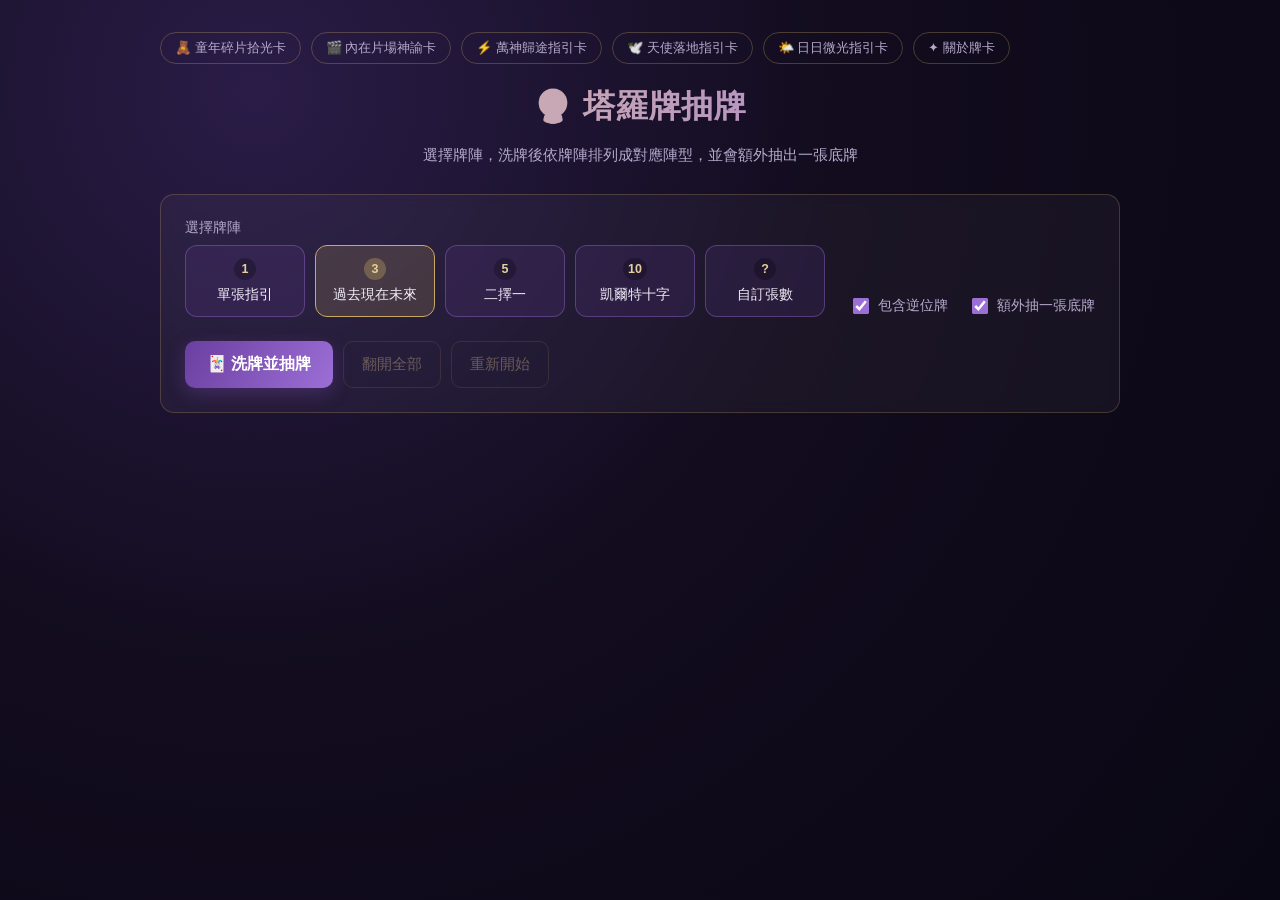
<file: index.html>
<!DOCTYPE html>
<html lang="zh-Hant">
<head>
<meta charset="UTF-8" />
<meta name="viewport" content="width=device-width, initial-scale=1.0" />
<title>塔羅牌抽牌</title>
<link rel="stylesheet" href="style.css" />
</head>
<body>
  <div class="app">
    <nav class="site-nav">
      <a class="nav-link" href="innerchild.html">🧸 童年碎片拾光卡</a>
      <a class="nav-link" href="innerstudio.html">🎬 內在片場神諭卡</a>
      <a class="nav-link" href="pantheon.html">⚡ 萬神歸途指引卡</a>
      <a class="nav-link" href="angel.html">🕊️ 天使落地指引卡</a>
      <a class="nav-link" href="dailylight.html">🌤️ 日日微光指引卡</a>
      <a class="nav-link" href="about.html">✦ 關於牌卡</a>
    </nav>

    <header class="header">
      <h1>🔮 塔羅牌抽牌</h1>
      <p class="subtitle">選擇牌陣，洗牌後依牌陣排列成對應陣型，並會額外抽出一張底牌</p>
      <p class="visit-counter" id="visitCounter" hidden>已被瀏覽 <span id="visitCount">–</span> 次</p>
    </header>

    <section class="controls" id="controls">
      <div class="control-group spread-field">
        <label>選擇牌陣</label>
        <div class="spread-row" id="spreadRow">
          <button type="button" class="spread-btn" data-key="single">
            <span class="spread-count">1</span>
            <span class="spread-name">單張指引</span>
          </button>
          <button type="button" class="spread-btn active" data-key="three">
            <span class="spread-count">3</span>
            <span class="spread-name">過去現在未來</span>
          </button>
          <button type="button" class="spread-btn" data-key="choice">
            <span class="spread-count">5</span>
            <span class="spread-name">二擇一</span>
          </button>
          <button type="button" class="spread-btn" data-key="celtic">
            <span class="spread-count">10</span>
            <span class="spread-name">凱爾特十字</span>
          </button>
          <button type="button" class="spread-btn" data-key="custom">
            <span class="spread-count">?</span>
            <span class="spread-name">自訂張數</span>
          </button>
        </div>
      </div>

      <div class="control-group custom-count-field" id="customCountField" hidden>
        <label for="customCount">選擇張數</label>
        <div class="count-row">
          <button type="button" class="step-btn" id="decreaseBtn" aria-label="減少張數">−</button>
          <input type="number" id="customCount" min="1" max="20" value="4" />
          <button type="button" class="step-btn" id="increaseBtn" aria-label="增加張數">＋</button>
        </div>
      </div>

      <div class="control-group toggle-group">
        <label class="switch-label">
          <input type="checkbox" id="allowReversed" checked />
          <span>包含逆位牌</span>
        </label>
        <label class="switch-label">
          <input type="checkbox" id="includeBase" checked />
          <span>額外抽一張底牌</span>
        </label>
      </div>

      <div class="control-group actions">
        <button type="button" class="primary-btn" id="shuffleBtn">🃏 洗牌並抽牌</button>
        <button type="button" class="secondary-btn" id="revealAllBtn" disabled>翻開全部</button>
        <button type="button" class="secondary-btn" id="resetBtn" disabled>重新開始</button>
      </div>
    </section>

    <section class="deck-status" id="deckStatus" hidden>
      <div class="shuffle-anim" id="shuffleAnim">
        <div class="shuffle-card c1"></div>
        <div class="shuffle-card c2"></div>
        <div class="shuffle-card c3"></div>
      </div>
      <p id="statusText">洗牌中…</p>
    </section>

    <section class="reading" id="reading" hidden>
      <div class="reading-block">
        <h2 class="block-title">牌陣</h2>
        <div class="card-grid" id="spreadGrid"></div>
      </div>

      <div class="reading-block base-block" id="baseBlock" hidden>
        <h2 class="block-title">底牌 <span class="hint">代表整體潛藏的核心能量</span></h2>
        <div class="card-grid base-grid" id="baseGrid"></div>
      </div>

      <div class="reading-block text-block" id="textBlock" hidden>
        <h2 class="block-title">文字版 <span class="hint">方便複製貼到 LINE、筆記</span></h2>
        <textarea class="result-textarea" id="resultText" readonly rows="6"></textarea>
        <button type="button" class="secondary-btn" id="copyTextBtn">📋 複製文字</button>
      </div>
    </section>

    <div class="card-detail-overlay" id="detailOverlay" hidden>
      <div class="card-detail" id="cardDetail"></div>
    </div>
  </div>

  <script src="cards.js"></script>
  <script src="app.js"></script>
</body>
</html>
</file>
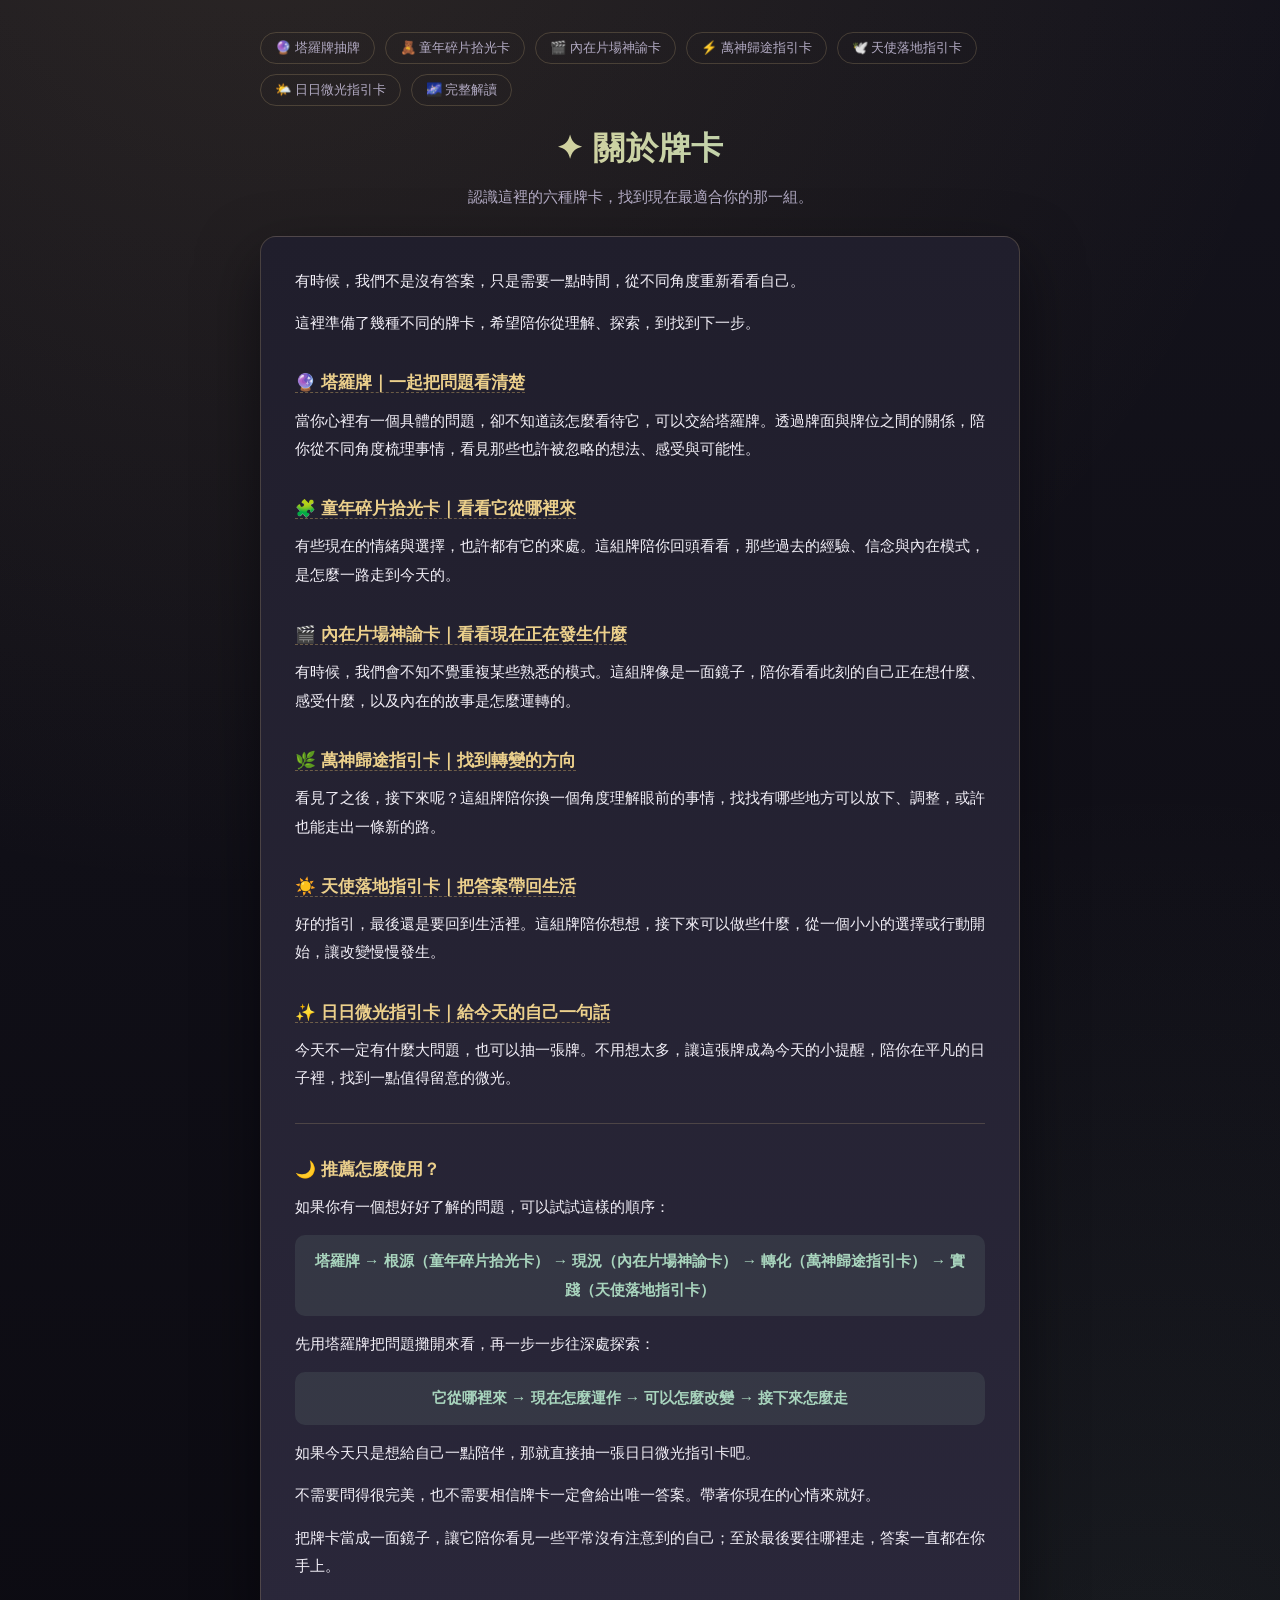
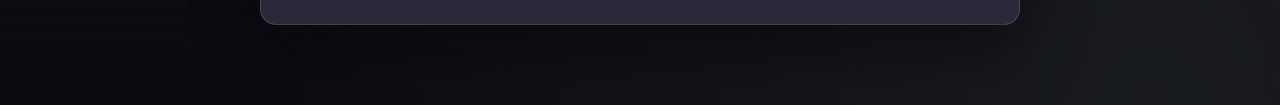
<file: about.html>
<!DOCTYPE html>
<html lang="zh-Hant">
<head>
<meta charset="UTF-8" />
<meta name="viewport" content="width=device-width, initial-scale=1.0" />
<title>關於牌卡</title>
<link rel="stylesheet" href="about-style.css" />
</head>
<body>
  <div class="app">
    <nav class="site-nav">
      <a class="nav-link" href="index.html">🔮 塔羅牌抽牌</a>
      <a class="nav-link" href="innerchild.html">🧸 童年碎片拾光卡</a>
      <a class="nav-link" href="innerstudio.html">🎬 內在片場神諭卡</a>
      <a class="nav-link" href="pantheon.html">⚡ 萬神歸途指引卡</a>
      <a class="nav-link" href="angel.html">🕊️ 天使落地指引卡</a>
      <a class="nav-link" href="dailylight.html">🌤️ 日日微光指引卡</a>
      <a class="nav-link" href="fullreading.html">🌌 完整解讀</a>
    </nav>

    <header class="header">
      <h1>✦ 關於牌卡</h1>
      <p class="subtitle">認識這裡的六種牌卡，找到現在最適合你的那一組。</p>
    </header>

    <div class="content">
      <p>有時候，我們不是沒有答案，只是需要一點時間，從不同角度重新看看自己。</p>
      <p>這裡準備了幾種不同的牌卡，希望陪你從理解、探索，到找到下一步。</p>

      <h2><a href="index.html">🔮 塔羅牌｜一起把問題看清楚</a></h2>
      <p>當你心裡有一個具體的問題，卻不知道該怎麼看待它，可以交給塔羅牌。透過牌面與牌位之間的關係，陪你從不同角度梳理事情，看見那些也許被忽略的想法、感受與可能性。</p>

      <h2><a href="innerchild.html">🧩 童年碎片拾光卡｜看看它從哪裡來</a></h2>
      <p>有些現在的情緒與選擇，也許都有它的來處。這組牌陪你回頭看看，那些過去的經驗、信念與內在模式，是怎麼一路走到今天的。</p>

      <h2><a href="innerstudio.html">🎬 內在片場神諭卡｜看看現在正在發生什麼</a></h2>
      <p>有時候，我們會不知不覺重複某些熟悉的模式。這組牌像是一面鏡子，陪你看看此刻的自己正在想什麼、感受什麼，以及內在的故事是怎麼運轉的。</p>

      <h2><a href="pantheon.html">🌿 萬神歸途指引卡｜找到轉變的方向</a></h2>
      <p>看見了之後，接下來呢？這組牌陪你換一個角度理解眼前的事情，找找有哪些地方可以放下、調整，或許也能走出一條新的路。</p>

      <h2><a href="angel.html">☀️ 天使落地指引卡｜把答案帶回生活</a></h2>
      <p>好的指引，最後還是要回到生活裡。這組牌陪你想想，接下來可以做些什麼，從一個小小的選擇或行動開始，讓改變慢慢發生。</p>

      <h2><a href="dailylight.html">✨ 日日微光指引卡｜給今天的自己一句話</a></h2>
      <p>今天不一定有什麼大問題，也可以抽一張牌。不用想太多，讓這張牌成為今天的小提醒，陪你在平凡的日子裡，找到一點值得留意的微光。</p>

      <hr class="divider" />

      <h2>🌙 推薦怎麼使用？</h2>
      <p>如果你有一個想好好了解的問題，可以試試這樣的順序：</p>
      <p class="flow">塔羅牌 → 根源（童年碎片拾光卡） → 現況（內在片場神諭卡） → 轉化（萬神歸途指引卡） → 實踐（天使落地指引卡）</p>
      <p>先用塔羅牌把問題攤開來看，再一步一步往深處探索：</p>
      <p class="flow">它從哪裡來 → 現在怎麼運作 → 可以怎麼改變 → 接下來怎麼走</p>
      <p>如果今天只是想給自己一點陪伴，那就直接抽一張日日微光指引卡吧。</p>
      <p>不需要問得很完美，也不需要相信牌卡一定會給出唯一答案。帶著你現在的心情來就好。</p>
      <p>把牌卡當成一面鏡子，讓它陪你看見一些平常沒有注意到的自己；至於最後要往哪裡走，答案一直都在你手上。</p>
    </div>
  </div>
</body>
</html>
</file>
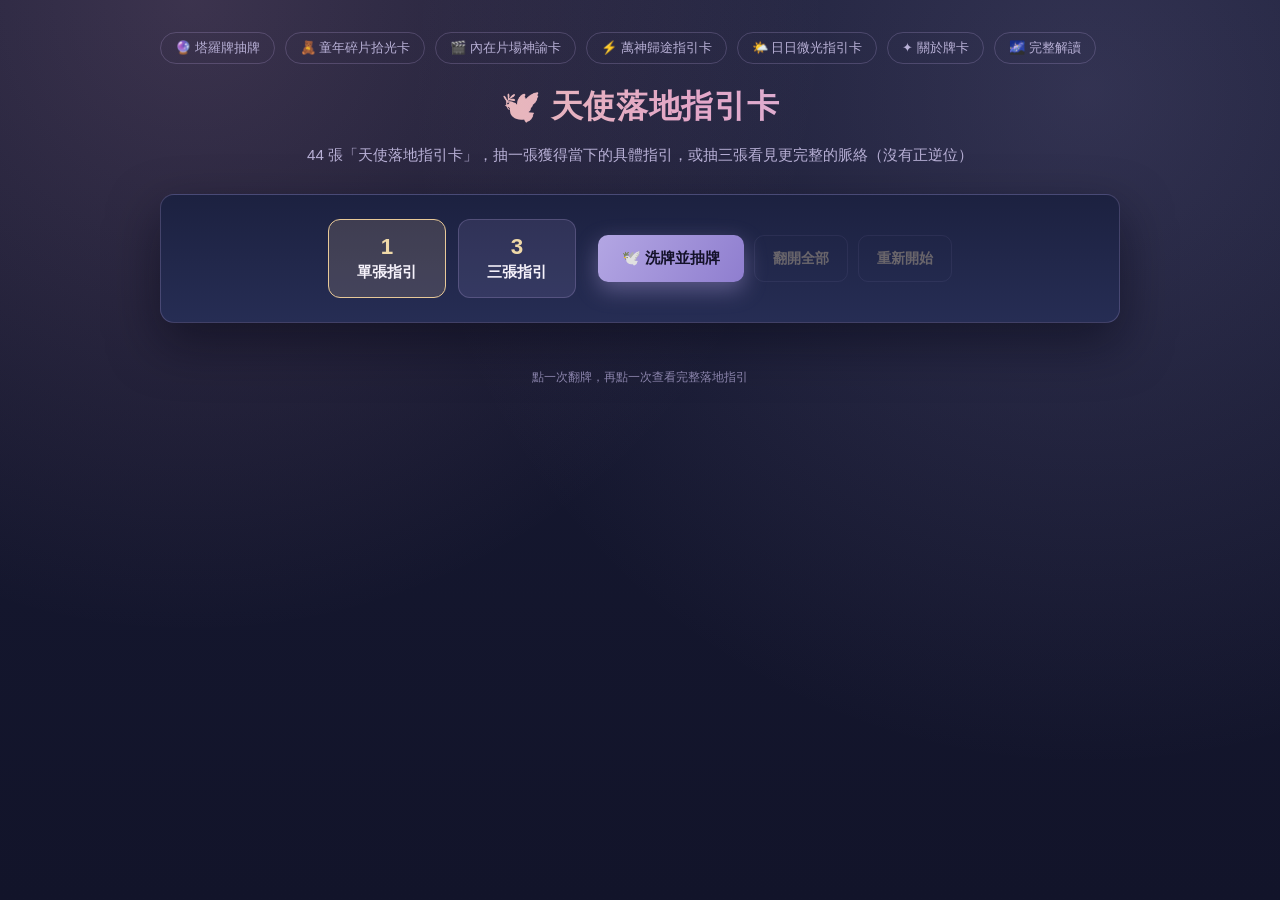
<file: angel.html>
<!DOCTYPE html>
<html lang="zh-Hant">
<head>
<meta charset="UTF-8" />
<meta name="viewport" content="width=device-width, initial-scale=1.0" />
<title>天使落地指引卡</title>
<link rel="stylesheet" href="angel-style.css" />
</head>
<body>
  <div class="app">
    <nav class="site-nav">
      <a class="nav-link" href="index.html">🔮 塔羅牌抽牌</a>
      <a class="nav-link" href="innerchild.html">🧸 童年碎片拾光卡</a>
      <a class="nav-link" href="innerstudio.html">🎬 內在片場神諭卡</a>
      <a class="nav-link" href="pantheon.html">⚡ 萬神歸途指引卡</a>
      <a class="nav-link" href="dailylight.html">🌤️ 日日微光指引卡</a>
      <a class="nav-link" href="about.html">✦ 關於牌卡</a>
      <a class="nav-link" href="fullreading.html">🌌 完整解讀</a>
    </nav>

    <header class="header">
      <h1>🕊️ 天使落地指引卡</h1>
      <p class="subtitle">44 張「天使落地指引卡」，抽一張獲得當下的具體指引，或抽三張看見更完整的脈絡（沒有正逆位）</p>
      <p class="visit-counter" id="visitCounter" hidden>已被瀏覽 <span id="visitCount">–</span> 次</p>
    </header>

    <section class="controls" id="controls">
      <div class="draw-choice">
        <button type="button" class="draw-btn active" data-count="1">
          <span class="count">1</span>單張指引
        </button>
        <button type="button" class="draw-btn" data-count="3">
          <span class="count">3</span>三張指引
        </button>
      </div>

      <div class="actions">
        <button type="button" class="btn-primary" id="shuffleBtn">🕊️ 洗牌並抽牌</button>
        <button type="button" class="btn-secondary" id="revealAllBtn" disabled>翻開全部</button>
        <button type="button" class="btn-secondary" id="resetBtn" disabled>重新開始</button>
      </div>
    </section>

    <section class="status" id="deckStatus" hidden>
      <div class="shuffle-anim">
        <div class="shuffle-card c1"></div>
        <div class="shuffle-card c2"></div>
        <div class="shuffle-card c3"></div>
      </div>
      <p id="statusText">洗牌中…</p>
    </section>

    <section class="reading" id="reading" hidden>
      <div class="card-grid" id="spreadGrid"></div>

      <div class="text-block" id="textBlock" hidden>
        <h2 class="text-title">文字版 <span class="text-hint">方便複製貼到 LINE、筆記</span></h2>
        <textarea class="result-textarea" id="resultText" readonly rows="6"></textarea>
        <button type="button" class="btn-secondary" id="copyTextBtn">📋 複製文字</button>
      </div>
    </section>

    <footer class="note">點一次翻牌，再點一次查看完整落地指引</footer>
  </div>

  <div class="overlay" id="detailOverlay" hidden>
    <div class="detail-card" id="cardDetail"></div>
  </div>

  <script src="angel-cards.js"></script>
  <script src="angel-app.js"></script>
</body>
</html>
</file>
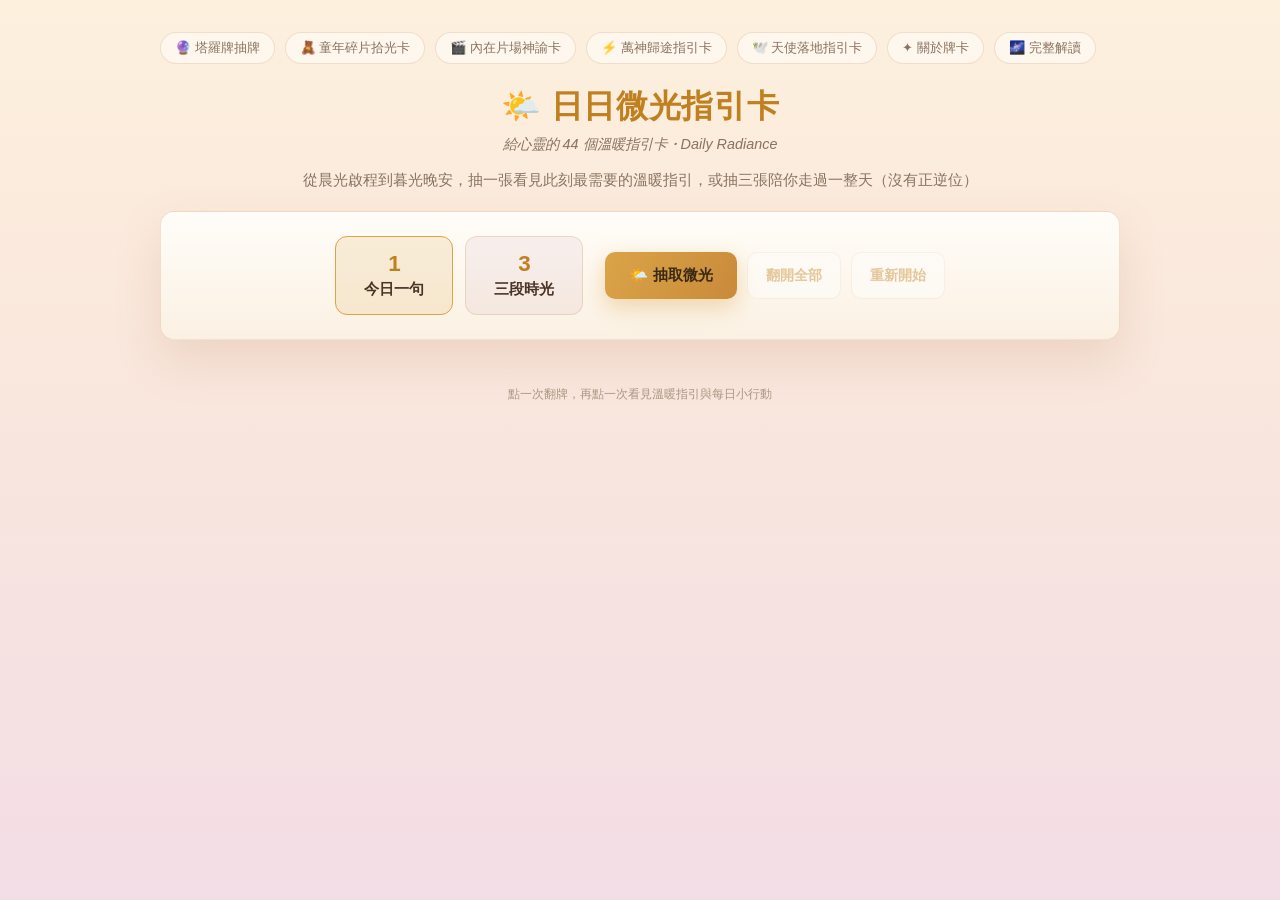
<file: dailylight.html>
<!DOCTYPE html>
<html lang="zh-Hant">
<head>
<meta charset="UTF-8" />
<meta name="viewport" content="width=device-width, initial-scale=1.0" />
<title>日日微光指引卡</title>
<link rel="stylesheet" href="dailylight-style.css" />
</head>
<body>
  <div class="app">
    <nav class="site-nav">
      <a class="nav-link" href="index.html">🔮 塔羅牌抽牌</a>
      <a class="nav-link" href="innerchild.html">🧸 童年碎片拾光卡</a>
      <a class="nav-link" href="innerstudio.html">🎬 內在片場神諭卡</a>
      <a class="nav-link" href="pantheon.html">⚡ 萬神歸途指引卡</a>
      <a class="nav-link" href="angel.html">🕊️ 天使落地指引卡</a>
      <a class="nav-link" href="about.html">✦ 關於牌卡</a>
      <a class="nav-link" href="fullreading.html">🌌 完整解讀</a>
    </nav>

    <header class="header">
      <h1>🌤️ 日日微光指引卡</h1>
      <p class="tagline">給心靈的 44 個溫暖指引卡・Daily Radiance</p>
      <p class="subtitle">從晨光啟程到暮光晚安，抽一張看見此刻最需要的溫暖指引，或抽三張陪你走過一整天（沒有正逆位）</p>
      <p class="visit-counter" id="visitCounter" hidden>已被瀏覽 <span id="visitCount">–</span> 次</p>
    </header>

    <section class="controls" id="controls">
      <div class="draw-choice">
        <button type="button" class="draw-btn active" data-count="1">
          <span class="count">1</span>今日一句
        </button>
        <button type="button" class="draw-btn" data-count="3">
          <span class="count">3</span>三段時光
        </button>
      </div>

      <div class="actions">
        <button type="button" class="btn-primary" id="shuffleBtn">🌤️ 抽取微光</button>
        <button type="button" class="btn-secondary" id="revealAllBtn" disabled>翻開全部</button>
        <button type="button" class="btn-secondary" id="resetBtn" disabled>重新開始</button>
      </div>
    </section>

    <section class="status" id="deckStatus" hidden>
      <div class="shuffle-anim">
        <div class="shuffle-card c1"></div>
        <div class="shuffle-card c2"></div>
        <div class="shuffle-card c3"></div>
      </div>
      <p id="statusText">洗牌中…</p>
    </section>

    <section class="reading" id="reading" hidden>
      <div class="card-grid" id="spreadGrid"></div>

      <div class="text-block" id="textBlock" hidden>
        <h2 class="text-title">文字版 <span class="text-hint">方便複製貼到 LINE、筆記</span></h2>
        <textarea class="result-textarea" id="resultText" readonly rows="6"></textarea>
        <button type="button" class="btn-secondary" id="copyTextBtn">📋 複製文字</button>
      </div>
    </section>

    <footer class="note">點一次翻牌，再點一次看見溫暖指引與每日小行動</footer>
  </div>

  <div class="overlay" id="detailOverlay" hidden>
    <div class="detail-card" id="cardDetail"></div>
  </div>

  <script src="dailylight-cards.js"></script>
  <script src="dailylight-app.js"></script>
</body>
</html>
</file>
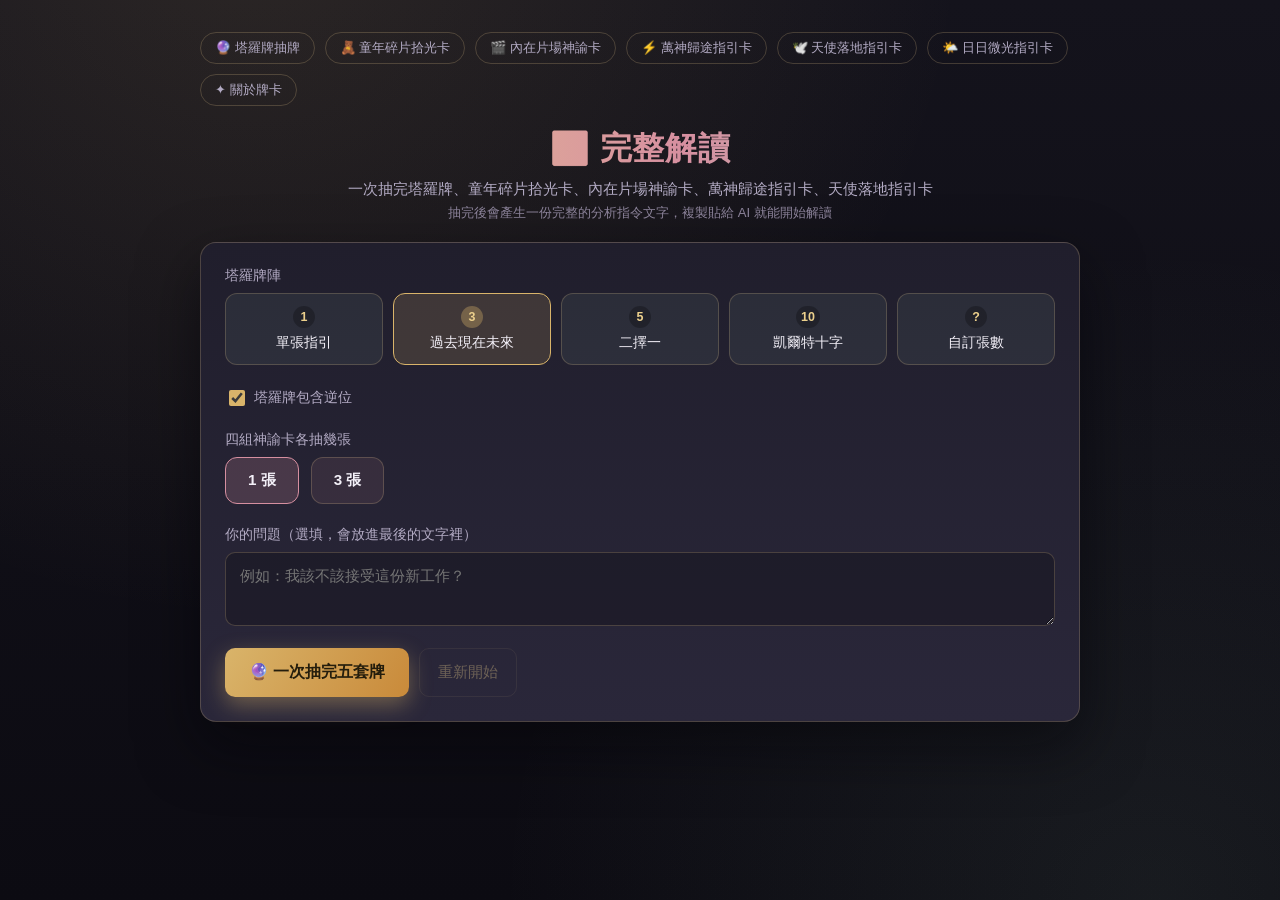
<file: fullreading.html>
<!DOCTYPE html>
<html lang="zh-Hant">
<head>
<meta charset="UTF-8" />
<meta name="viewport" content="width=device-width, initial-scale=1.0" />
<title>完整解讀</title>
<link rel="stylesheet" href="fullreading-style.css" />
</head>
<body>
  <div class="app">
    <nav class="site-nav">
      <a class="nav-link" href="index.html">🔮 塔羅牌抽牌</a>
      <a class="nav-link" href="innerchild.html">🧸 童年碎片拾光卡</a>
      <a class="nav-link" href="innerstudio.html">🎬 內在片場神諭卡</a>
      <a class="nav-link" href="pantheon.html">⚡ 萬神歸途指引卡</a>
      <a class="nav-link" href="angel.html">🕊️ 天使落地指引卡</a>
      <a class="nav-link" href="dailylight.html">🌤️ 日日微光指引卡</a>
      <a class="nav-link" href="about.html">✦ 關於牌卡</a>
    </nav>

    <header class="header">
      <h1>🌌 完整解讀</h1>
      <p class="subtitle">一次抽完塔羅牌、童年碎片拾光卡、內在片場神諭卡、萬神歸途指引卡、天使落地指引卡</p>
      <p class="subtitle small">抽完後會產生一份完整的分析指令文字，複製貼給 AI 就能開始解讀</p>
    </header>

    <section class="controls" id="controls">
      <div class="control-group spread-field">
        <label>塔羅牌陣</label>
        <div class="spread-row" id="spreadRow">
          <button type="button" class="spread-btn" data-key="single">
            <span class="spread-count">1</span>
            <span class="spread-name">單張指引</span>
          </button>
          <button type="button" class="spread-btn active" data-key="three">
            <span class="spread-count">3</span>
            <span class="spread-name">過去現在未來</span>
          </button>
          <button type="button" class="spread-btn" data-key="choice">
            <span class="spread-count">5</span>
            <span class="spread-name">二擇一</span>
          </button>
          <button type="button" class="spread-btn" data-key="celtic">
            <span class="spread-count">10</span>
            <span class="spread-name">凱爾特十字</span>
          </button>
          <button type="button" class="spread-btn" data-key="custom">
            <span class="spread-count">?</span>
            <span class="spread-name">自訂張數</span>
          </button>
        </div>
      </div>

      <div class="control-group custom-count-field" id="customCountField" hidden>
        <label for="customCount">選擇張數</label>
        <div class="count-row">
          <button type="button" class="step-btn" id="decreaseBtn" aria-label="減少張數">−</button>
          <input type="number" id="customCount" min="1" max="20" value="4" />
          <button type="button" class="step-btn" id="increaseBtn" aria-label="增加張數">＋</button>
        </div>
      </div>

      <div class="control-group toggle-group">
        <label class="switch-label">
          <input type="checkbox" id="allowReversed" checked />
          <span>塔羅牌包含逆位</span>
        </label>
      </div>

      <div class="control-group oracle-count-field">
        <label>四組神諭卡各抽幾張</label>
        <div class="draw-choice" id="oracleChoice">
          <button type="button" class="draw-btn active" data-count="1">1 張</button>
          <button type="button" class="draw-btn" data-count="3">3 張</button>
        </div>
      </div>

      <div class="control-group question-field">
        <label for="questionInput">你的問題（選填，會放進最後的文字裡）</label>
        <textarea class="question-input" id="questionInput" placeholder="例如：我該不該接受這份新工作？"></textarea>
      </div>

      <div class="control-group actions">
        <button type="button" class="primary-btn" id="drawBtn">🔮 一次抽完五套牌</button>
        <button type="button" class="secondary-btn" id="resetBtn" disabled>重新開始</button>
      </div>
    </section>

    <section class="deck-status" id="deckStatus" hidden>
      <div class="shuffle-anim">
        <div class="shuffle-card c1"></div>
        <div class="shuffle-card c2"></div>
        <div class="shuffle-card c3"></div>
      </div>
      <p id="statusText">洗牌中…</p>
    </section>

    <section class="reading" id="reading" hidden>
      <div class="group-block">
        <h2 class="group-title">🔮 塔羅牌</h2>
        <p class="group-sub" id="tarotSub"></p>
        <div class="card-list" id="tarotList"></div>
      </div>

      <div class="group-block">
        <h2 class="group-title">🧸 童年碎片拾光卡</h2>
        <p class="group-sub">根源：它從哪裡來</p>
        <div class="card-list" id="childList"></div>
      </div>

      <div class="group-block">
        <h2 class="group-title">🎬 內在片場神諭卡</h2>
        <p class="group-sub">現況：現在怎麼運作</p>
        <div class="card-list" id="studioList"></div>
      </div>

      <div class="group-block">
        <h2 class="group-title">⚡ 萬神歸途指引卡</h2>
        <p class="group-sub">轉化：可以怎麼改變</p>
        <div class="card-list" id="pantheonList"></div>
      </div>

      <div class="group-block">
        <h2 class="group-title">🕊️ 天使落地指引卡</h2>
        <p class="group-sub">實踐：接下來怎麼走</p>
        <div class="card-list" id="angelList"></div>
      </div>

      <div class="group-block text-block" id="textBlock">
        <h2 class="text-title">完整解讀文字 <span class="text-hint">複製後貼給 AI，請它依此完整分析</span></h2>
        <textarea class="result-textarea" id="resultText" readonly rows="14"></textarea>
        <button type="button" class="secondary-btn" id="copyTextBtn">📋 複製文字</button>
      </div>
    </section>
  </div>

  <script src="cards.js"></script>
  <script src="innerchild-cards.js"></script>
  <script src="innerstudio-cards.js"></script>
  <script src="pantheon-cards.js"></script>
  <script src="angel-cards.js"></script>
  <script src="fullreading-app.js"></script>
</body>
</html>
</file>
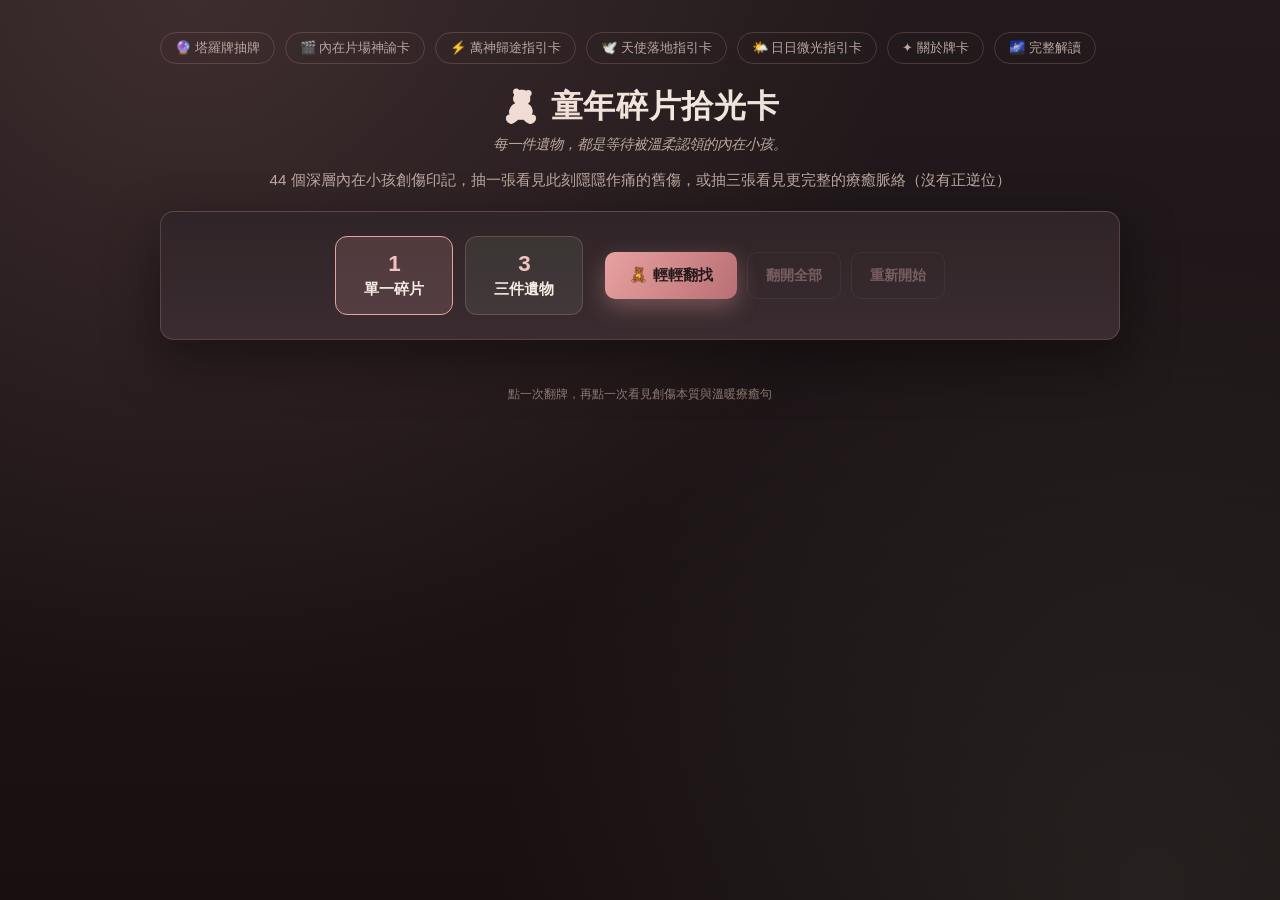
<file: innerchild.html>
<!DOCTYPE html>
<html lang="zh-Hant">
<head>
<meta charset="UTF-8" />
<meta name="viewport" content="width=device-width, initial-scale=1.0" />
<title>童年碎片拾光卡</title>
<link rel="stylesheet" href="innerchild-style.css" />
</head>
<body>
  <div class="app">
    <nav class="site-nav">
      <a class="nav-link" href="index.html">🔮 塔羅牌抽牌</a>
      <a class="nav-link" href="innerstudio.html">🎬 內在片場神諭卡</a>
      <a class="nav-link" href="pantheon.html">⚡ 萬神歸途指引卡</a>
      <a class="nav-link" href="angel.html">🕊️ 天使落地指引卡</a>
      <a class="nav-link" href="dailylight.html">🌤️ 日日微光指引卡</a>
      <a class="nav-link" href="about.html">✦ 關於牌卡</a>
      <a class="nav-link" href="fullreading.html">🌌 完整解讀</a>
    </nav>

    <header class="header">
      <h1>🧸 童年碎片拾光卡</h1>
      <p class="tagline">每一件遺物，都是等待被溫柔認領的內在小孩。</p>
      <p class="subtitle">44 個深層內在小孩創傷印記，抽一張看見此刻隱隱作痛的舊傷，或抽三張看見更完整的療癒脈絡（沒有正逆位）</p>
      <p class="visit-counter" id="visitCounter" hidden>已被瀏覽 <span id="visitCount">–</span> 次</p>
    </header>

    <section class="controls" id="controls">
      <div class="draw-choice">
        <button type="button" class="draw-btn active" data-count="1">
          <span class="count">1</span>單一碎片
        </button>
        <button type="button" class="draw-btn" data-count="3">
          <span class="count">3</span>三件遺物
        </button>
      </div>

      <div class="actions">
        <button type="button" class="btn-primary" id="shuffleBtn">🧸 輕輕翻找</button>
        <button type="button" class="btn-secondary" id="revealAllBtn" disabled>翻開全部</button>
        <button type="button" class="btn-secondary" id="resetBtn" disabled>重新開始</button>
      </div>
    </section>

    <section class="status" id="deckStatus" hidden>
      <div class="shuffle-anim">
        <div class="shuffle-card c1"></div>
        <div class="shuffle-card c2"></div>
        <div class="shuffle-card c3"></div>
      </div>
      <p id="statusText">洗牌中…</p>
    </section>

    <section class="reading" id="reading" hidden>
      <div class="card-grid" id="spreadGrid"></div>

      <div class="text-block" id="textBlock" hidden>
        <h2 class="text-title">文字版 <span class="text-hint">方便複製貼到 LINE、筆記</span></h2>
        <textarea class="result-textarea" id="resultText" readonly rows="6"></textarea>
        <button type="button" class="btn-secondary" id="copyTextBtn">📋 複製文字</button>
      </div>
    </section>

    <footer class="note">點一次翻牌，再點一次看見創傷本質與溫暖療癒句</footer>
  </div>

  <div class="overlay" id="detailOverlay" hidden>
    <div class="detail-card" id="cardDetail"></div>
  </div>

  <script src="innerchild-cards.js"></script>
  <script src="innerchild-app.js"></script>
</body>
</html>
</file>
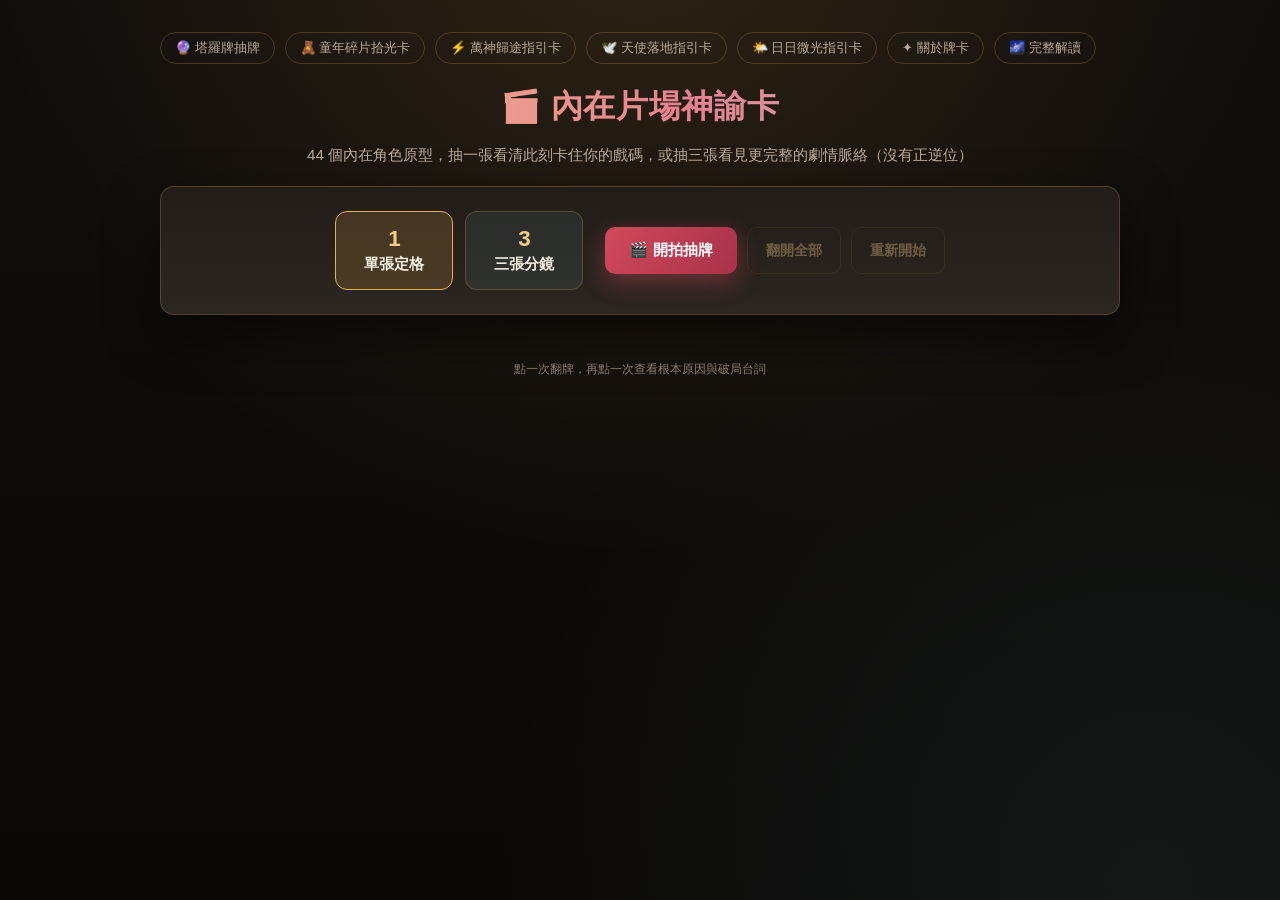
<file: innerstudio.html>
<!DOCTYPE html>
<html lang="zh-Hant">
<head>
<meta charset="UTF-8" />
<meta name="viewport" content="width=device-width, initial-scale=1.0" />
<title>內在片場神諭卡</title>
<link rel="stylesheet" href="innerstudio-style.css" />
</head>
<body>
  <div class="app">
    <nav class="site-nav">
      <a class="nav-link" href="index.html">🔮 塔羅牌抽牌</a>
      <a class="nav-link" href="innerchild.html">🧸 童年碎片拾光卡</a>
      <a class="nav-link" href="pantheon.html">⚡ 萬神歸途指引卡</a>
      <a class="nav-link" href="angel.html">🕊️ 天使落地指引卡</a>
      <a class="nav-link" href="dailylight.html">🌤️ 日日微光指引卡</a>
      <a class="nav-link" href="about.html">✦ 關於牌卡</a>
      <a class="nav-link" href="fullreading.html">🌌 完整解讀</a>
    </nav>

    <header class="header">
      <h1>🎬 內在片場神諭卡</h1>
      <p class="subtitle">44 個內在角色原型，抽一張看清此刻卡住你的戲碼，或抽三張看見更完整的劇情脈絡（沒有正逆位）</p>
      <p class="visit-counter" id="visitCounter" hidden>已被瀏覽 <span id="visitCount">–</span> 次</p>
    </header>

    <section class="controls" id="controls">
      <div class="draw-choice">
        <button type="button" class="draw-btn active" data-count="1">
          <span class="count">1</span>單張定格
        </button>
        <button type="button" class="draw-btn" data-count="3">
          <span class="count">3</span>三張分鏡
        </button>
      </div>

      <div class="actions">
        <button type="button" class="btn-primary" id="shuffleBtn">🎬 開拍抽牌</button>
        <button type="button" class="btn-secondary" id="revealAllBtn" disabled>翻開全部</button>
        <button type="button" class="btn-secondary" id="resetBtn" disabled>重新開始</button>
      </div>
    </section>

    <section class="status" id="deckStatus" hidden>
      <div class="shuffle-anim">
        <div class="shuffle-card c1"></div>
        <div class="shuffle-card c2"></div>
        <div class="shuffle-card c3"></div>
      </div>
      <p id="statusText">洗牌中…</p>
    </section>

    <section class="reading" id="reading" hidden>
      <div class="card-grid" id="spreadGrid"></div>

      <div class="text-block" id="textBlock" hidden>
        <h2 class="text-title">文字版 <span class="text-hint">方便複製貼到 LINE、筆記</span></h2>
        <textarea class="result-textarea" id="resultText" readonly rows="6"></textarea>
        <button type="button" class="btn-secondary" id="copyTextBtn">📋 複製文字</button>
      </div>
    </section>

    <footer class="note">點一次翻牌，再點一次查看根本原因與破局台詞</footer>
  </div>

  <div class="overlay" id="detailOverlay" hidden>
    <div class="detail-card" id="cardDetail"></div>
  </div>

  <script src="innerstudio-cards.js"></script>
  <script src="innerstudio-app.js"></script>
</body>
</html>
</file>
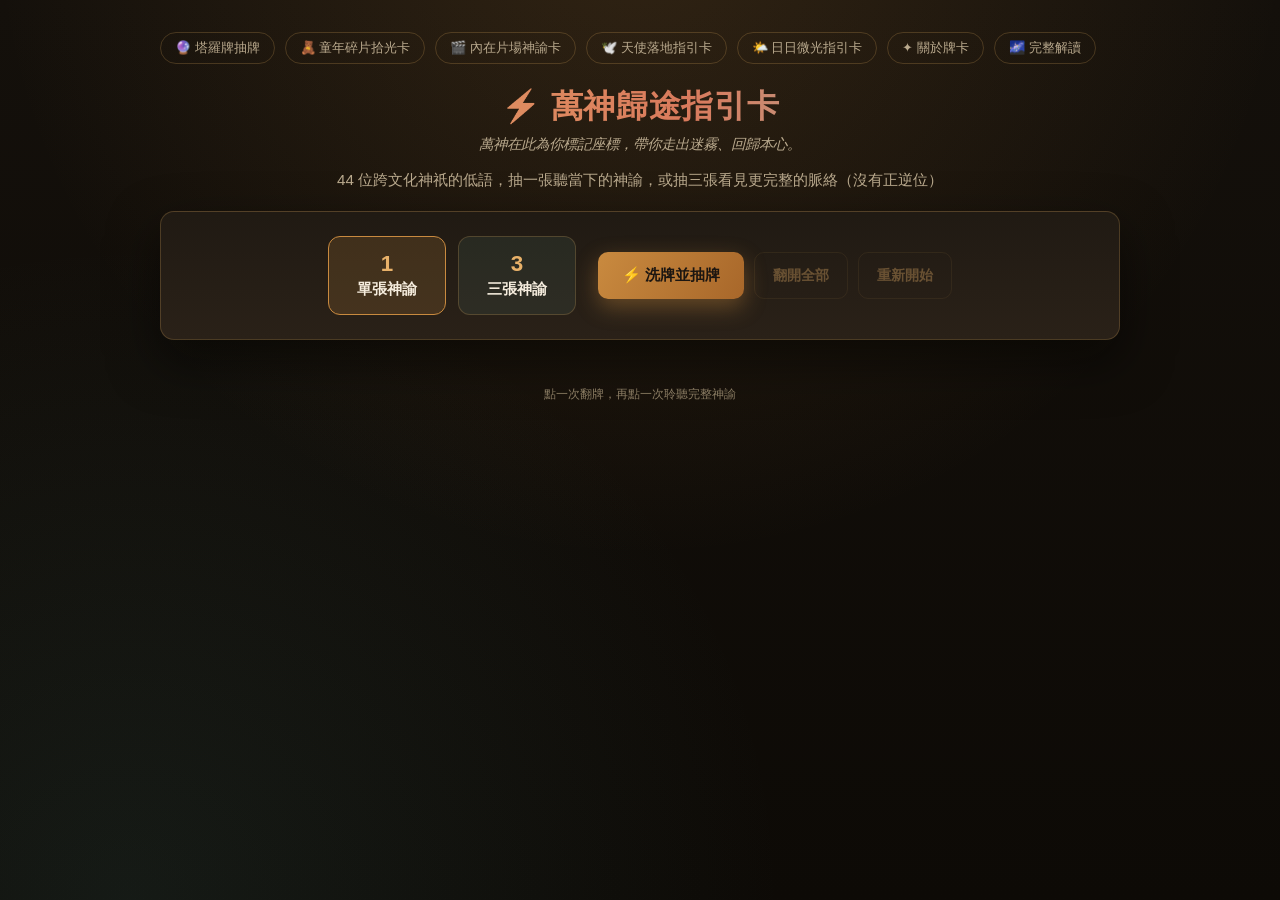
<file: pantheon.html>
<!DOCTYPE html>
<html lang="zh-Hant">
<head>
<meta charset="UTF-8" />
<meta name="viewport" content="width=device-width, initial-scale=1.0" />
<title>萬神歸途指引卡</title>
<link rel="stylesheet" href="pantheon-style.css" />
</head>
<body>
  <div class="app">
    <nav class="site-nav">
      <a class="nav-link" href="index.html">🔮 塔羅牌抽牌</a>
      <a class="nav-link" href="innerchild.html">🧸 童年碎片拾光卡</a>
      <a class="nav-link" href="innerstudio.html">🎬 內在片場神諭卡</a>
      <a class="nav-link" href="angel.html">🕊️ 天使落地指引卡</a>
      <a class="nav-link" href="dailylight.html">🌤️ 日日微光指引卡</a>
      <a class="nav-link" href="about.html">✦ 關於牌卡</a>
      <a class="nav-link" href="fullreading.html">🌌 完整解讀</a>
    </nav>

    <header class="header">
      <h1>⚡ 萬神歸途指引卡</h1>
      <p class="tagline">萬神在此為你標記座標，帶你走出迷霧、回歸本心。</p>
      <p class="subtitle">44 位跨文化神祇的低語，抽一張聽當下的神諭，或抽三張看見更完整的脈絡（沒有正逆位）</p>
      <p class="visit-counter" id="visitCounter" hidden>已被瀏覽 <span id="visitCount">–</span> 次</p>
    </header>

    <section class="controls" id="controls">
      <div class="draw-choice">
        <button type="button" class="draw-btn active" data-count="1">
          <span class="count">1</span>單張神諭
        </button>
        <button type="button" class="draw-btn" data-count="3">
          <span class="count">3</span>三張神諭
        </button>
      </div>

      <div class="actions">
        <button type="button" class="btn-primary" id="shuffleBtn">⚡ 洗牌並抽牌</button>
        <button type="button" class="btn-secondary" id="revealAllBtn" disabled>翻開全部</button>
        <button type="button" class="btn-secondary" id="resetBtn" disabled>重新開始</button>
      </div>
    </section>

    <section class="status" id="deckStatus" hidden>
      <div class="shuffle-anim">
        <div class="shuffle-card c1"></div>
        <div class="shuffle-card c2"></div>
        <div class="shuffle-card c3"></div>
      </div>
      <p id="statusText">洗牌中…</p>
    </section>

    <section class="reading" id="reading" hidden>
      <div class="card-grid" id="spreadGrid"></div>

      <div class="text-block" id="textBlock" hidden>
        <h2 class="text-title">文字版 <span class="text-hint">方便複製貼到 LINE、筆記</span></h2>
        <textarea class="result-textarea" id="resultText" readonly rows="6"></textarea>
        <button type="button" class="btn-secondary" id="copyTextBtn">📋 複製文字</button>
      </div>
    </section>

    <footer class="note">點一次翻牌，再點一次聆聽完整神諭</footer>
  </div>

  <div class="overlay" id="detailOverlay" hidden>
    <div class="detail-card" id="cardDetail"></div>
  </div>

  <script src="pantheon-cards.js"></script>
  <script src="pantheon-app.js"></script>
</body>
</html>
</file>
<file: style.css>
:root {
  --bg-deep: #120c1e;
  --bg-mid: #1c1330;
  --accent: #c9a962;
  --accent-soft: #e6cf9c;
  --purple: #6b3fa0;
  --purple-light: #9b6fd6;
  --text-light: #f2ecf8;
  --text-muted: #b6a9cc;
  --card-back-a: #2c1b4d;
  --card-back-b: #4a2b7a;
  --reversed-glow: #d16b6b;
  --upright-glow: #7fd6a0;
  --radius: 14px;
}

* {
  box-sizing: border-box;
}

[hidden] {
  display: none !important;
}

body {
  margin: 0;
  min-height: 100vh;
  font-family: "PingFang TC", "Microsoft JhengHei", "Noto Sans TC", sans-serif;
  background: radial-gradient(circle at 20% 10%, #2a1c47 0%, var(--bg-deep) 45%, #0a0714 100%);
  color: var(--text-light);
  padding: 32px 16px 80px;
}

.app {
  max-width: 960px;
  margin: 0 auto;
}

.site-nav {
  display: flex;
  gap: 10px;
  flex-wrap: wrap;
  margin-bottom: 20px;
}

.nav-link {
  display: inline-block;
  font-size: 0.82rem;
  color: var(--text-muted);
  text-decoration: none;
  border: 1px solid rgba(201, 169, 98, 0.3);
  padding: 6px 14px;
  border-radius: 999px;
  transition: color 0.2s, border-color 0.2s;
}

.nav-link:hover {
  color: var(--accent-soft);
  border-color: rgba(201, 169, 98, 0.6);
}

.header {
  text-align: center;
  margin-bottom: 28px;
}

.header h1 {
  font-size: 2rem;
  margin-bottom: 6px;
  letter-spacing: 0.02em;
  background: linear-gradient(90deg, var(--accent-soft), var(--purple-light));
  -webkit-background-clip: text;
  background-clip: text;
  color: transparent;
}

.subtitle {
  color: var(--text-muted);
  font-size: 0.95rem;
}

.visit-counter {
  color: var(--text-muted);
  font-size: 0.78rem;
  margin-top: 8px;
}

.controls {
  background: rgba(255, 255, 255, 0.04);
  border: 1px solid rgba(201, 169, 98, 0.25);
  border-radius: var(--radius);
  padding: 24px;
  display: flex;
  flex-wrap: wrap;
  gap: 24px;
  align-items: flex-end;
  backdrop-filter: blur(6px);
}

.control-group {
  display: flex;
  flex-direction: column;
  gap: 8px;
}

.control-group label {
  font-size: 0.85rem;
  color: var(--text-muted);
}

.spread-field {
  flex: 1;
  min-width: 320px;
}

.spread-row {
  display: grid;
  grid-template-columns: repeat(auto-fit, minmax(110px, 1fr));
  gap: 10px;
}

.spread-btn {
  display: flex;
  flex-direction: column;
  align-items: center;
  justify-content: center;
  gap: 6px;
  padding: 12px 10px;
  border-radius: 12px;
  border: 1px solid rgba(155, 111, 214, 0.4);
  background: rgba(107, 63, 160, 0.16);
  color: var(--text-light);
  font-size: 0.85rem;
  cursor: pointer;
  transition: background 0.2s, transform 0.15s, border-color 0.2s;
}

.spread-btn .spread-name {
  white-space: nowrap;
}

.spread-btn .spread-count {
  display: inline-flex;
  align-items: center;
  justify-content: center;
  min-width: 22px;
  height: 22px;
  padding: 0 5px;
  border-radius: 999px;
  background: rgba(0, 0, 0, 0.25);
  color: var(--accent-soft);
  font-weight: 700;
  font-size: 0.78rem;
}

.spread-btn:hover {
  background: rgba(155, 111, 214, 0.3);
  transform: translateY(-1px);
}

.spread-btn.active {
  border-color: var(--accent);
  background: rgba(201, 169, 98, 0.18);
}

.spread-btn.active .spread-count {
  background: rgba(201, 169, 98, 0.35);
  color: var(--accent-soft);
}

.custom-count-field {
  justify-content: flex-end;
}

.count-row {
  display: flex;
  align-items: center;
  gap: 8px;
}

#customCount {
  width: 64px;
  text-align: center;
  font-size: 1.1rem;
  padding: 8px 4px;
  border-radius: 8px;
  border: 1px solid rgba(201, 169, 98, 0.4);
  background: rgba(0, 0, 0, 0.25);
  color: var(--text-light);
}

.step-btn {
  width: 34px;
  height: 34px;
  border-radius: 8px;
  border: 1px solid rgba(201, 169, 98, 0.4);
  background: rgba(0, 0, 0, 0.25);
  color: var(--accent-soft);
  font-size: 1.2rem;
  cursor: pointer;
  transition: background 0.2s;
}

.step-btn:hover {
  background: rgba(201, 169, 98, 0.2);
}

.toggle-group {
  flex-direction: row;
  gap: 20px;
  align-items: center;
}

.switch-label {
  display: flex;
  align-items: center;
  gap: 6px;
  font-size: 0.88rem;
  color: var(--text-light);
  cursor: pointer;
}

.switch-label input {
  accent-color: var(--purple-light);
  width: 16px;
  height: 16px;
}

.actions {
  flex-direction: row;
  gap: 10px;
  flex-wrap: wrap;
}

.primary-btn {
  padding: 12px 22px;
  border-radius: 10px;
  border: none;
  background: linear-gradient(120deg, var(--purple), var(--purple-light));
  color: white;
  font-size: 1rem;
  font-weight: 600;
  cursor: pointer;
  box-shadow: 0 6px 18px rgba(107, 63, 160, 0.4);
  transition: transform 0.15s, box-shadow 0.15s;
}

.primary-btn:hover {
  transform: translateY(-2px);
  box-shadow: 0 10px 24px rgba(107, 63, 160, 0.55);
}

.primary-btn:active {
  transform: translateY(0);
}

.secondary-btn {
  padding: 12px 18px;
  border-radius: 10px;
  border: 1px solid rgba(201, 169, 98, 0.4);
  background: transparent;
  color: var(--accent-soft);
  font-size: 0.95rem;
  cursor: pointer;
  transition: background 0.2s;
}

.secondary-btn:disabled {
  opacity: 0.35;
  cursor: not-allowed;
}

.secondary-btn:not(:disabled):hover {
  background: rgba(201, 169, 98, 0.15);
}

.deck-status {
  text-align: center;
  margin: 36px 0;
  color: var(--text-muted);
}

.shuffle-anim {
  position: relative;
  width: 100px;
  height: 140px;
  margin: 0 auto 12px;
}

.shuffle-card {
  position: absolute;
  width: 70px;
  height: 100px;
  left: 15px;
  top: 20px;
  border-radius: 8px;
  background: linear-gradient(135deg, var(--card-back-a), var(--card-back-b));
  border: 1px solid rgba(201, 169, 98, 0.5);
  box-shadow: 0 4px 12px rgba(0, 0, 0, 0.4);
  animation: shuffleMove 0.9s ease-in-out infinite;
}

.shuffle-card.c1 { animation-delay: 0s; }
.shuffle-card.c2 { animation-delay: 0.15s; }
.shuffle-card.c3 { animation-delay: 0.3s; }

@keyframes shuffleMove {
  0% { transform: translateX(-24px) rotate(-8deg); }
  50% { transform: translateX(24px) rotate(8deg); }
  100% { transform: translateX(-24px) rotate(-8deg); }
}

.reading {
  margin-top: 20px;
}

.reading-block {
  margin-bottom: 32px;
}

.block-title {
  font-size: 1.15rem;
  color: var(--accent-soft);
  margin-bottom: 14px;
  display: flex;
  align-items: baseline;
  gap: 10px;
}

.hint {
  font-size: 0.78rem;
  color: var(--text-muted);
  font-weight: 400;
}

.result-textarea {
  width: 100%;
  max-width: 520px;
  display: block;
  resize: vertical;
  font-family: "PingFang TC", "Microsoft JhengHei", "Noto Sans TC", monospace;
  font-size: 0.85rem;
  line-height: 1.6;
  color: var(--text-light);
  background: rgba(0, 0, 0, 0.25);
  border: 1px solid rgba(201, 169, 98, 0.35);
  border-radius: 10px;
  padding: 14px;
  margin-bottom: 12px;
}

.result-textarea:focus {
  outline: none;
  border-color: var(--accent);
}

.card-grid {
  display: flex;
  flex-wrap: wrap;
  gap: 18px;
  justify-content: flex-start;
}

.base-grid {
  justify-content: center;
}

/* Two-choice spread layout */
.choice-layout {
  display: flex;
  flex-direction: column;
  align-items: center;
  gap: 30px;
}

.choice-options {
  display: flex;
  gap: 50px;
  justify-content: center;
  flex-wrap: wrap;
}

.choice-cluster {
  display: flex;
  gap: 16px;
}

@media (max-width: 520px) {
  .choice-options {
    gap: 24px;
  }
}

/* Celtic Cross spread layout */
.celtic-layout {
  display: flex;
  justify-content: center;
}

.celtic-cross {
  display: grid;
  grid-template-columns: 130px 130px 130px 40px 130px;
  grid-template-rows: repeat(4, 200px);
  grid-template-areas:
    ".    crown   .      .    s10"
    "past center future  .    s9"
    ".    found   .      .    s8"
    ".    .       .      .    s7";
  gap: 14px;
  place-items: center;
}

.pos-crown { grid-area: crown; }
.pos-past { grid-area: past; }
.pos-future { grid-area: future; }
.pos-found { grid-area: found; }
.pos-present { grid-area: center; }
.pos-challenge { grid-area: center; }
.pos-s7 { grid-area: s7; }
.pos-s8 { grid-area: s8; }
.pos-s9 { grid-area: s9; }
.pos-s10 { grid-area: s10; }

.pos-challenge {
  position: relative;
  z-index: 2;
  transform: translate(34px, 60px) rotate(90deg) scale(0.62);
}

.pos-challenge .card-position {
  display: none;
}

@media (max-width: 720px) {
  .celtic-cross {
    grid-template-columns: repeat(3, 1fr);
    grid-template-rows: none;
    grid-template-areas: none;
    width: 100%;
    justify-items: center;
    gap: 22px 14px;
  }
  .celtic-cross > .tarot-card {
    grid-area: auto;
  }
  .pos-challenge {
    position: static;
    transform: none;
    z-index: auto;
  }
  .pos-challenge .card-position {
    display: block;
    position: static;
    width: auto;
    text-align: center;
    margin: 0 0 6px;
  }
}

.tarot-card {
  width: 120px;
  cursor: pointer;
  perspective: 1000px;
}

.card-position {
  text-align: center;
  font-size: 0.78rem;
  color: var(--text-muted);
  margin-bottom: 6px;
}

.card-inner {
  position: relative;
  width: 100%;
  height: 172px;
  transition: transform 0.6s cubic-bezier(0.4, 0.2, 0.2, 1);
  transform-style: preserve-3d;
}

.tarot-card.revealed .card-inner {
  transform: rotateY(180deg);
}

.tarot-card.reversed.revealed .card-inner {
  transform: rotateY(180deg) rotate(180deg);
}

.card-face {
  position: absolute;
  inset: 0;
  border-radius: 10px;
  backface-visibility: hidden;
  display: flex;
  flex-direction: column;
  align-items: center;
  justify-content: center;
  text-align: center;
  padding: 10px 6px;
}

.card-back {
  background:
    repeating-linear-gradient(45deg, rgba(201, 169, 98, 0.15) 0 6px, transparent 6px 12px),
    linear-gradient(135deg, var(--card-back-a), var(--card-back-b));
  border: 2px solid rgba(201, 169, 98, 0.5);
}

.card-back::after {
  content: "✦";
  font-size: 1.8rem;
  color: rgba(230, 207, 156, 0.7);
}

.card-front {
  background: linear-gradient(160deg, #241735, #150e24);
  border: 2px solid var(--accent);
  transform: rotateY(180deg);
}

.card-front .card-name {
  font-size: 0.92rem;
  font-weight: 700;
  color: var(--accent-soft);
  line-height: 1.3;
}

.card-front .card-en {
  font-size: 0.68rem;
  color: var(--text-muted);
  margin-top: 2px;
  font-style: italic;
}

.card-front .orientation-badge {
  margin-top: 8px;
  font-size: 0.72rem;
  padding: 3px 10px;
  border-radius: 999px;
  font-weight: 600;
}

.orientation-badge.upright {
  background: rgba(127, 214, 160, 0.18);
  color: var(--upright-glow);
  border: 1px solid rgba(127, 214, 160, 0.45);
}

.orientation-badge.reversed {
  background: rgba(209, 107, 107, 0.18);
  color: var(--reversed-glow);
  border: 1px solid rgba(209, 107, 107, 0.45);
}

.card-detail-overlay {
  position: fixed;
  inset: 0;
  background: rgba(6, 4, 12, 0.75);
  display: flex;
  align-items: center;
  justify-content: center;
  padding: 20px;
  z-index: 50;
}

.card-detail {
  max-width: 380px;
  width: 100%;
  background: linear-gradient(160deg, #241735, #150e24);
  border: 1px solid var(--accent);
  border-radius: var(--radius);
  padding: 26px;
  position: relative;
}

.card-detail .close-btn {
  position: absolute;
  top: 12px;
  right: 14px;
  background: none;
  border: none;
  color: var(--text-muted);
  font-size: 1.3rem;
  cursor: pointer;
}

.card-detail h3 {
  color: var(--accent-soft);
  margin: 0 0 4px;
  font-size: 1.3rem;
}

.card-detail .en-name {
  color: var(--text-muted);
  font-style: italic;
  margin-bottom: 14px;
  font-size: 0.85rem;
}

.card-detail .meaning-block {
  margin-top: 12px;
}

.card-detail .meaning-label {
  font-size: 0.78rem;
  font-weight: 700;
  margin-bottom: 4px;
}

.card-detail .meaning-label.upright { color: var(--upright-glow); }
.card-detail .meaning-label.reversed { color: var(--reversed-glow); }

.card-detail p {
  margin: 0;
  color: var(--text-light);
  line-height: 1.5;
  font-size: 0.92rem;
}

@media (max-width: 520px) {
  .tarot-card {
    width: 92px;
  }
  .card-inner {
    height: 132px;
  }
  .controls {
    padding: 18px;
  }
  .spread-field {
    min-width: 0;
    flex-basis: 100%;
  }
}
</file>
<file: about-style.css>
:root {
  --ink: #14131c;
  --ink-2: #1a1826;
  --panel: #201e2c;
  --panel-2: #2a273a;
  --hairline: rgba(230, 200, 140, 0.2);
  --gold: #d9b46a;
  --gold-soft: #ecd08c;
  --sage-soft: #a8d4bd;
  --text: #f3f0f8;
  --muted: #b3abc4;
  --muted-dim: #8b8299;
  --shadow: rgba(4, 3, 8, 0.5);
}

* { box-sizing: border-box; }

body {
  margin: 0;
  min-height: 100vh;
  font-family: "PingFang TC", "Microsoft JhengHei", "Noto Sans TC", sans-serif;
  background:
    radial-gradient(circle at 20% -10%, rgba(217, 180, 106, 0.12), transparent 50%),
    radial-gradient(circle at 90% 100%, rgba(168, 212, 189, 0.08), transparent 45%),
    linear-gradient(180deg, var(--ink) 0%, #0c0b12 100%);
  color: var(--text);
  padding: 32px 16px 80px;
}

[hidden] { display: none !important; }

.app { max-width: 760px; margin: 0 auto; }

.site-nav {
  display: flex;
  gap: 10px;
  flex-wrap: wrap;
  margin-bottom: 20px;
}

.nav-link {
  display: inline-block;
  font-size: 0.82rem;
  color: var(--muted);
  text-decoration: none;
  border: 1px solid var(--hairline);
  padding: 6px 14px;
  border-radius: 999px;
  transition: color 0.2s, border-color 0.2s;
}

.nav-link:hover { color: var(--gold-soft); border-color: rgba(217, 180, 106, 0.55); }

.header { text-align: center; margin-bottom: 28px; }

.header h1 {
  font-size: 2rem;
  margin-bottom: 8px;
  letter-spacing: 0.02em;
  background: linear-gradient(90deg, var(--gold-soft), var(--sage-soft));
  -webkit-background-clip: text;
  background-clip: text;
  color: transparent;
}

.subtitle {
  color: var(--muted);
  font-size: 0.95rem;
}

.content {
  background: linear-gradient(180deg, var(--panel), var(--panel-2));
  border: 1px solid var(--hairline);
  border-radius: 16px;
  padding: 30px 34px;
  box-shadow: 0 24px 60px var(--shadow);
  color: var(--text);
  font-size: 0.96rem;
  line-height: 1.85;
}

.content p { margin: 0 0 14px; }

.content h2 {
  font-size: 1.05rem;
  color: var(--gold-soft);
  margin: 30px 0 8px;
}

.content h2:first-child { margin-top: 0; }

.content h2 a {
  color: inherit;
  text-decoration: none;
  border-bottom: 1px dashed rgba(217, 180, 106, 0.4);
  transition: border-color 0.2s, color 0.2s;
}

.content h2 a:hover {
  color: var(--gold-soft);
  border-color: var(--gold-soft);
}

.flow {
  font-weight: 600;
  color: var(--sage-soft);
  background: rgba(168, 212, 189, 0.1);
  padding: 12px 16px;
  border-radius: 10px;
  text-align: center;
  margin: 14px 0;
}

.divider {
  border: none;
  border-top: 1px solid var(--hairline);
  margin: 30px 0;
}

@media (max-width: 560px) {
  .content { padding: 22px 20px; }
}
</file>
<file: angel-style.css>
:root {
  --sky-deep: #171a33;
  --sky-mid: #232a52;
  --sky-panel: #1c2140;
  --sky-panel-2: #262d54;
  --hairline: rgba(214, 190, 255, 0.2);
  --gold: #e8c998;
  --gold-soft: #f0d9a8;
  --rose: #e3a6c7;
  --lilac: #b3a6e3;
  --lilac-soft: #cfc4f2;
  --text: #f6f2fb;
  --muted: #b8b0d6;
  --muted-dim: #8b84ac;
  --shadow: rgba(6, 6, 20, 0.5);
}

* { box-sizing: border-box; }

body {
  margin: 0;
  min-height: 100vh;
  font-family: "PingFang TC", "Microsoft JhengHei", "Noto Sans TC", sans-serif;
  background:
    radial-gradient(circle at 15% 0%, rgba(227, 166, 199, 0.18), transparent 45%),
    radial-gradient(circle at 85% 10%, rgba(179, 166, 227, 0.18), transparent 50%),
    linear-gradient(180deg, var(--sky-deep) 0%, #12142a 100%);
  color: var(--text);
  padding: 32px 16px 80px;
}

[hidden] { display: none !important; }

.app { max-width: 960px; margin: 0 auto; }

.site-nav {
  display: flex;
  gap: 10px;
  flex-wrap: wrap;
  margin-bottom: 20px;
}

.nav-link {
  display: inline-block;
  font-size: 0.82rem;
  color: var(--muted);
  text-decoration: none;
  border: 1px solid var(--hairline);
  padding: 6px 14px;
  border-radius: 999px;
  transition: color 0.2s, border-color 0.2s;
}

.nav-link:hover { color: var(--gold-soft); border-color: rgba(232, 201, 152, 0.5); }

.header { text-align: center; margin-bottom: 28px; }

.header h1 {
  font-size: 2rem;
  margin-bottom: 6px;
  letter-spacing: 0.02em;
  background: linear-gradient(90deg, var(--gold-soft), var(--rose) 55%, var(--lilac-soft));
  -webkit-background-clip: text;
  background-clip: text;
  color: transparent;
}

.subtitle { color: var(--muted); font-size: 0.95rem; }

.visit-counter { color: var(--muted); font-size: 0.78rem; margin-top: 8px; }

.controls {
  background: linear-gradient(180deg, var(--sky-panel), var(--sky-panel-2));
  border: 1px solid var(--hairline);
  border-radius: var(--radius, 14px);
  padding: 24px;
  display: flex;
  flex-wrap: wrap;
  gap: 22px;
  align-items: center;
  justify-content: center;
  box-shadow: 0 20px 50px var(--shadow);
}

.draw-choice {
  display: flex;
  gap: 12px;
}

.draw-btn {
  padding: 14px 28px;
  border-radius: 12px;
  border: 1px solid var(--hairline);
  background: rgba(179, 166, 227, 0.12);
  color: var(--text);
  font-size: 0.95rem;
  font-weight: 600;
  cursor: pointer;
  transition: background 0.2s, transform 0.15s, border-color 0.2s;
}

.draw-btn .count {
  display: block;
  font-size: 1.4rem;
  font-weight: 700;
  color: var(--gold-soft);
  margin-bottom: 2px;
}

.draw-btn:hover { transform: translateY(-2px); background: rgba(179, 166, 227, 0.22); }
.draw-btn.active { border-color: var(--gold); background: rgba(232, 201, 152, 0.16); }
.draw-btn.active .count { color: var(--gold-soft); }

.actions { display: flex; gap: 10px; flex-wrap: wrap; }

.btn-primary, .btn-secondary {
  font-family: inherit;
  font-weight: 600;
  border-radius: 10px;
  cursor: pointer;
  transition: transform 0.15s, box-shadow 0.15s, background 0.15s, opacity 0.15s;
}

.btn-primary {
  padding: 13px 24px;
  border: none;
  background: linear-gradient(120deg, var(--lilac), #8f7ecf);
  color: #14122a;
  font-size: 0.95rem;
  box-shadow: 0 8px 22px rgba(179, 166, 227, 0.4);
}

.btn-primary:hover { transform: translateY(-2px); box-shadow: 0 12px 28px rgba(179, 166, 227, 0.55); }
.btn-primary:disabled { opacity: 0.5; cursor: not-allowed; transform: none; }

.btn-secondary {
  padding: 13px 18px;
  border: 1px solid var(--hairline);
  background: transparent;
  color: var(--gold-soft);
  font-size: 0.9rem;
}

.btn-secondary:disabled { opacity: 0.35; cursor: not-allowed; }
.btn-secondary:not(:disabled):hover { background: rgba(232, 201, 152, 0.12); }

.status { text-align: center; margin: 36px 0; color: var(--muted); }

.shuffle-anim { position: relative; width: 100px; height: 140px; margin: 0 auto 12px; }

.shuffle-card {
  position: absolute;
  width: 70px;
  height: 100px;
  left: 15px;
  top: 20px;
  border-radius: 8px;
  background: linear-gradient(150deg, var(--sky-panel-2), var(--sky-panel));
  border: 1px solid var(--hairline);
  box-shadow: 0 6px 16px var(--shadow);
  animation: shuffleMove 0.9s ease-in-out infinite;
}

.shuffle-card.c1 { animation-delay: 0s; }
.shuffle-card.c2 { animation-delay: 0.15s; }
.shuffle-card.c3 { animation-delay: 0.3s; }

@keyframes shuffleMove {
  0% { transform: translateX(-24px) rotate(-8deg); }
  50% { transform: translateX(24px) rotate(8deg); }
  100% { transform: translateX(-24px) rotate(-8deg); }
}

.reading { margin-top: 20px; }

.text-block { margin-top: 28px; }

.text-title {
  font-size: 1.05rem;
  font-weight: 600;
  color: var(--gold-soft);
  margin: 0 0 14px;
  display: flex;
  align-items: baseline;
  gap: 10px;
}

.text-hint {
  font-size: 0.76rem;
  font-weight: 400;
  color: var(--muted-dim);
}

.result-textarea {
  width: 100%;
  max-width: 520px;
  display: block;
  resize: vertical;
  font-family: inherit;
  font-size: 0.85rem;
  line-height: 1.6;
  color: var(--text);
  background: rgba(0, 0, 0, 0.22);
  border: 1px solid var(--hairline);
  border-radius: 10px;
  padding: 14px;
  margin-bottom: 12px;
}

.result-textarea:focus {
  outline: none;
  border-color: var(--gold);
}

.card-grid {
  display: flex;
  flex-wrap: wrap;
  gap: 22px;
  justify-content: center;
}

.angel-card { width: 150px; cursor: pointer; }

.card-position {
  text-align: center;
  font-size: 0.76rem;
  color: var(--muted-dim);
  margin-bottom: 8px;
  letter-spacing: 0.04em;
}

.card-inner {
  position: relative;
  width: 100%;
  height: 210px;
  transition: transform 0.65s cubic-bezier(0.4, 0.2, 0.2, 1);
  transform-style: preserve-3d;
}

.angel-card.revealed .card-inner { transform: rotateY(180deg); }

.card-face {
  position: absolute;
  inset: 0;
  border-radius: 12px;
  backface-visibility: hidden;
  display: flex;
  flex-direction: column;
  align-items: center;
  justify-content: center;
  text-align: center;
  padding: 12px 8px;
}

.card-back {
  background:
    radial-gradient(circle at 50% 30%, rgba(232, 201, 152, 0.16), transparent 55%),
    linear-gradient(150deg, var(--sky-panel-2), var(--sky-panel));
  border: 1.5px solid var(--hairline);
}

.card-back::after {
  content: "\2726";
  font-size: 2rem;
  color: rgba(232, 201, 152, 0.65);
}

.card-front {
  background: linear-gradient(165deg, #2b2f5c, #191c38);
  border: 1.5px solid var(--gold-soft);
  transform: rotateY(180deg);
}

.card-front .card-part {
  font-size: 0.62rem;
  letter-spacing: 0.08em;
  color: var(--lilac-soft);
  margin-bottom: 8px;
}

.card-front .card-name {
  font-size: 1rem;
  font-weight: 700;
  color: var(--gold-soft);
  line-height: 1.35;
}

.card-front .card-en {
  font-size: 0.68rem;
  color: var(--muted);
  margin-top: 5px;
  font-style: italic;
}

.overlay {
  position: fixed;
  inset: 0;
  background: rgba(8, 8, 22, 0.72);
  backdrop-filter: blur(2px);
  display: flex;
  align-items: center;
  justify-content: center;
  padding: 20px;
  z-index: 50;
}

.detail-card {
  max-width: 400px;
  width: 100%;
  background: linear-gradient(165deg, #2b2f5c, #191c38);
  border: 1px solid var(--gold-soft);
  border-radius: 16px;
  padding: 28px;
  position: relative;
  box-shadow: 0 30px 70px var(--shadow);
}

.detail-close {
  position: absolute;
  top: 12px;
  right: 14px;
  background: none;
  border: none;
  color: var(--muted);
  font-size: 1.3rem;
  cursor: pointer;
}
.detail-close:hover { color: var(--text); }

.detail-card .detail-part {
  font-size: 0.72rem;
  letter-spacing: 0.08em;
  color: var(--lilac-soft);
  margin-bottom: 10px;
}

.detail-card h3 {
  color: var(--gold-soft);
  margin: 0 0 4px;
  font-size: 1.3rem;
}

.detail-card .en-name {
  color: var(--muted);
  font-style: italic;
  margin-bottom: 16px;
  font-size: 0.85rem;
}

.detail-card .guidance-label {
  font-size: 0.72rem;
  font-weight: 700;
  letter-spacing: 0.06em;
  color: var(--rose);
  margin-bottom: 6px;
}

.detail-card p {
  margin: 0;
  color: var(--text);
  line-height: 1.65;
  font-size: 0.95rem;
}

footer.note {
  text-align: center;
  color: var(--muted-dim);
  font-size: 0.76rem;
  margin-top: 46px;
}

@media (max-width: 560px) {
  .angel-card { width: 120px; }
  .card-inner { height: 168px; }
  .controls { padding: 20px; }
  .draw-choice { width: 100%; justify-content: center; }
}
</file>
<file: dailylight-style.css>
:root {
  --panel: #fffdf9;
  --panel-2: #fbf1e3;
  --panel-3: #f6e5da;
  --hairline: rgba(200, 140, 90, 0.24);
  --gold: #dba448;
  --gold-soft: #c0801f;
  --plum: #a56b8a;
  --plum-soft: #8a5170;
  --sage: #6f9a6a;
  --sage-soft: #557d51;
  --ink: #4a3428;
  --muted: #8a7360;
  --muted-dim: #ab9683;
  --shadow: rgba(180, 120, 80, 0.18);
}

* { box-sizing: border-box; }

body {
  margin: 0;
  min-height: 100vh;
  font-family: "PingFang TC", "Microsoft JhengHei", "Noto Sans TC", sans-serif;
  background: linear-gradient(180deg, #fdf0dd 0%, #f9e6dd 45%, #f3dde6 100%);
  color: var(--ink);
  padding: 32px 16px 80px;
}

[hidden] { display: none !important; }

.app { max-width: 960px; margin: 0 auto; }

.site-nav {
  display: flex;
  gap: 10px;
  flex-wrap: wrap;
  margin-bottom: 20px;
}

.nav-link {
  display: inline-block;
  font-size: 0.82rem;
  color: var(--muted);
  text-decoration: none;
  border: 1px solid var(--hairline);
  padding: 6px 14px;
  border-radius: 999px;
  background: rgba(255, 255, 255, 0.5);
  transition: color 0.2s, border-color 0.2s, background 0.2s;
}

.nav-link:hover { color: var(--gold-soft); border-color: rgba(219, 164, 72, 0.6); background: #fff; }

.header { text-align: center; margin-bottom: 10px; }

.header h1 {
  font-size: 2rem;
  margin-bottom: 6px;
  letter-spacing: 0.02em;
  color: var(--gold-soft);
}

.tagline {
  color: var(--muted);
  font-style: italic;
  font-size: 0.9rem;
  margin: 0 0 10px;
}

.subtitle { color: var(--muted); font-size: 0.95rem; margin-bottom: 20px; }

.visit-counter { color: var(--muted-dim); font-size: 0.78rem; }

.controls {
  background: linear-gradient(180deg, var(--panel), var(--panel-2));
  border: 1px solid var(--hairline);
  border-radius: 14px;
  padding: 24px;
  display: flex;
  flex-wrap: wrap;
  gap: 22px;
  align-items: center;
  justify-content: center;
  box-shadow: 0 20px 46px var(--shadow);
}

.draw-choice { display: flex; gap: 12px; }

.draw-btn {
  padding: 14px 28px;
  border-radius: 12px;
  border: 1px solid var(--hairline);
  background: rgba(165, 107, 138, 0.08);
  color: var(--ink);
  font-size: 0.95rem;
  font-weight: 600;
  cursor: pointer;
  transition: background 0.2s, transform 0.15s, border-color 0.2s;
}

.draw-btn .count {
  display: block;
  font-size: 1.4rem;
  font-weight: 700;
  color: var(--gold-soft);
  margin-bottom: 2px;
}

.draw-btn:hover { transform: translateY(-2px); background: rgba(165, 107, 138, 0.16); }
.draw-btn.active { border-color: var(--gold); background: rgba(219, 164, 72, 0.16); }
.draw-btn.active .count { color: var(--gold-soft); }

.actions { display: flex; gap: 10px; flex-wrap: wrap; }

.btn-primary, .btn-secondary {
  font-family: inherit;
  font-weight: 600;
  border-radius: 10px;
  cursor: pointer;
  transition: transform 0.15s, box-shadow 0.15s, background 0.15s, opacity 0.15s;
}

.btn-primary {
  padding: 13px 24px;
  border: none;
  background: linear-gradient(120deg, var(--gold), #c98a3a);
  color: #3a2a14;
  font-size: 0.95rem;
  box-shadow: 0 8px 22px rgba(219, 164, 72, 0.4);
}

.btn-primary:hover { transform: translateY(-2px); box-shadow: 0 12px 28px rgba(219, 164, 72, 0.55); }
.btn-primary:disabled { opacity: 0.5; cursor: not-allowed; transform: none; }

.btn-secondary {
  padding: 13px 18px;
  border: 1px solid var(--hairline);
  background: #fff;
  color: var(--gold-soft);
  font-size: 0.9rem;
}

.btn-secondary:disabled { opacity: 0.4; cursor: not-allowed; }
.btn-secondary:not(:disabled):hover { background: var(--panel-2); }

.status { text-align: center; margin: 36px 0; color: var(--muted); }

.shuffle-anim { position: relative; width: 100px; height: 140px; margin: 0 auto 12px; }

.shuffle-card {
  position: absolute;
  width: 70px;
  height: 100px;
  left: 15px;
  top: 20px;
  border-radius: 8px;
  background: linear-gradient(150deg, var(--panel-2), var(--panel));
  border: 1px solid var(--hairline);
  box-shadow: 0 6px 16px var(--shadow);
  animation: shuffleMove 0.9s ease-in-out infinite;
}

.shuffle-card.c1 { animation-delay: 0s; }
.shuffle-card.c2 { animation-delay: 0.15s; }
.shuffle-card.c3 { animation-delay: 0.3s; }

@keyframes shuffleMove {
  0% { transform: translateX(-24px) rotate(-8deg); }
  50% { transform: translateX(24px) rotate(8deg); }
  100% { transform: translateX(-24px) rotate(-8deg); }
}

.reading { margin-top: 20px; }

.text-block { margin-top: 28px; }

.text-title {
  font-size: 1.05rem;
  font-weight: 600;
  color: var(--gold-soft);
  margin: 0 0 14px;
  display: flex;
  align-items: baseline;
  gap: 10px;
}

.text-hint {
  font-size: 0.76rem;
  font-weight: 400;
  color: var(--muted-dim);
}

.result-textarea {
  width: 100%;
  max-width: 520px;
  display: block;
  resize: vertical;
  font-family: inherit;
  font-size: 0.85rem;
  line-height: 1.6;
  color: var(--ink);
  background: #fffaf2;
  border: 1px solid var(--hairline);
  border-radius: 10px;
  padding: 14px;
  margin-bottom: 12px;
}

.result-textarea:focus {
  outline: none;
  border-color: var(--gold);
}

.card-grid {
  display: flex;
  flex-wrap: wrap;
  gap: 22px;
  justify-content: center;
}

.daily-card { width: 158px; cursor: pointer; }

.card-position {
  text-align: center;
  font-size: 0.76rem;
  color: var(--muted-dim);
  margin-bottom: 8px;
  letter-spacing: 0.04em;
}

.card-inner {
  position: relative;
  width: 100%;
  height: 220px;
  transition: transform 0.65s cubic-bezier(0.4, 0.2, 0.2, 1);
  transform-style: preserve-3d;
}

.daily-card.revealed .card-inner { transform: rotateY(180deg); }

.card-face {
  position: absolute;
  inset: 0;
  border-radius: 12px;
  backface-visibility: hidden;
  display: flex;
  flex-direction: column;
  align-items: center;
  justify-content: center;
  text-align: center;
  padding: 14px 10px;
}

.card-back {
  background:
    radial-gradient(circle at 50% 30%, rgba(219, 164, 72, 0.22), transparent 55%),
    linear-gradient(150deg, var(--panel-2), var(--panel-3));
  border: 1.5px solid var(--hairline);
  box-shadow: 0 10px 26px var(--shadow);
}

.card-back::after {
  content: "\2600";
  font-size: 1.8rem;
  color: rgba(192, 128, 31, 0.7);
}

.card-front {
  background: linear-gradient(165deg, #fffaf2, #fbeee0);
  border: 1.5px solid var(--gold);
  transform: rotateY(180deg);
  box-shadow: 0 10px 26px var(--shadow);
}

.card-front .card-part {
  font-size: 0.6rem;
  letter-spacing: 0.06em;
  color: var(--plum-soft);
  margin-bottom: 8px;
  line-height: 1.4;
}

.card-front .card-name {
  font-size: 1rem;
  font-weight: 700;
  color: var(--gold-soft);
  line-height: 1.35;
}

.card-front .card-en {
  font-size: 0.66rem;
  color: var(--muted);
  margin-top: 5px;
  font-style: italic;
}

.overlay {
  position: fixed;
  inset: 0;
  background: rgba(90, 60, 40, 0.32);
  backdrop-filter: blur(2px);
  display: flex;
  align-items: center;
  justify-content: center;
  padding: 20px;
  z-index: 50;
}

.detail-card {
  max-width: 420px;
  width: 100%;
  background: linear-gradient(165deg, #fffaf2, #fbeee0);
  border: 1px solid var(--gold);
  border-radius: 16px;
  padding: 28px;
  position: relative;
  box-shadow: 0 30px 70px rgba(120, 80, 50, 0.28);
}

.detail-close {
  position: absolute;
  top: 12px;
  right: 14px;
  background: none;
  border: none;
  color: var(--muted);
  font-size: 1.3rem;
  cursor: pointer;
}
.detail-close:hover { color: var(--ink); }

.detail-card .detail-part {
  font-size: 0.72rem;
  letter-spacing: 0.06em;
  color: var(--plum-soft);
  margin-bottom: 10px;
  line-height: 1.5;
}

.detail-card h3 {
  color: var(--gold-soft);
  margin: 0 0 4px;
  font-size: 1.3rem;
}

.detail-card .en-name {
  color: var(--muted);
  font-style: italic;
  margin-bottom: 18px;
  font-size: 0.85rem;
}

.detail-block { margin-bottom: 16px; }
.detail-block:last-child { margin-bottom: 0; }

.detail-label {
  font-size: 0.72rem;
  font-weight: 700;
  letter-spacing: 0.06em;
  margin-bottom: 6px;
}

.detail-label.guide { color: var(--gold-soft); }
.detail-label.action { color: var(--sage-soft); }

.detail-card p {
  margin: 0;
  color: var(--ink);
  line-height: 1.7;
  font-size: 0.95rem;
}

.detail-block.guide p { font-style: italic; }

footer.note {
  text-align: center;
  color: var(--muted-dim);
  font-size: 0.76rem;
  margin-top: 46px;
}

@media (max-width: 560px) {
  .daily-card { width: 128px; }
  .card-inner { height: 178px; }
  .controls { padding: 20px; }
  .draw-choice { width: 100%; justify-content: center; }
}
</file>
<file: fullreading-style.css>
:root {
  --ink: #14131c;
  --ink-2: #1a1826;
  --panel: #201e2c;
  --panel-2: #2a273a;
  --hairline: rgba(230, 200, 140, 0.22);
  --gold: #d9b46a;
  --gold-soft: #ecd08c;
  --sage: #7fb99a;
  --sage-soft: #a8d4bd;
  --rose: #d68fa0;
  --text: #f3f0f8;
  --muted: #b3abc4;
  --muted-dim: #8b8299;
  --shadow: rgba(4, 3, 8, 0.5);
}

* { box-sizing: border-box; }

body {
  margin: 0;
  min-height: 100vh;
  font-family: "PingFang TC", "Microsoft JhengHei", "Noto Sans TC", sans-serif;
  background:
    radial-gradient(circle at 20% -10%, rgba(217, 180, 106, 0.12), transparent 50%),
    radial-gradient(circle at 90% 100%, rgba(168, 212, 189, 0.08), transparent 45%),
    linear-gradient(180deg, var(--ink) 0%, #0c0b12 100%);
  color: var(--text);
  padding: 32px 16px 80px;
}

[hidden] { display: none !important; }

.app { max-width: 880px; margin: 0 auto; }

.site-nav {
  display: flex;
  gap: 10px;
  flex-wrap: wrap;
  margin-bottom: 20px;
}

.nav-link {
  display: inline-block;
  font-size: 0.82rem;
  color: var(--muted);
  text-decoration: none;
  border: 1px solid var(--hairline);
  padding: 6px 14px;
  border-radius: 999px;
  transition: color 0.2s, border-color 0.2s;
}

.nav-link:hover { color: var(--gold-soft); border-color: rgba(217, 180, 106, 0.55); }

.header { text-align: center; margin-bottom: 20px; }

.header h1 {
  font-size: 2rem;
  margin-bottom: 8px;
  letter-spacing: 0.02em;
  background: linear-gradient(90deg, var(--gold-soft), var(--rose) 55%, var(--sage-soft));
  -webkit-background-clip: text;
  background-clip: text;
  color: transparent;
}

.subtitle { color: var(--muted); font-size: 0.95rem; margin: 0 0 4px; }
.subtitle.small { font-size: 0.82rem; color: var(--muted-dim); }

.controls {
  background: linear-gradient(180deg, var(--panel), var(--panel-2));
  border: 1px solid var(--hairline);
  border-radius: 16px;
  padding: 24px;
  display: flex;
  flex-wrap: wrap;
  gap: 22px;
  box-shadow: 0 24px 60px var(--shadow);
}

.control-group {
  display: flex;
  flex-direction: column;
  gap: 8px;
}

.control-group label {
  font-size: 0.85rem;
  color: var(--muted);
}

.spread-field { flex: 1 1 100%; }

.spread-row {
  display: grid;
  grid-template-columns: repeat(auto-fit, minmax(110px, 1fr));
  gap: 10px;
}

.spread-btn {
  display: flex;
  flex-direction: column;
  align-items: center;
  justify-content: center;
  gap: 6px;
  padding: 12px 10px;
  border-radius: 12px;
  border: 1px solid var(--hairline);
  background: rgba(168, 212, 189, 0.08);
  color: var(--text);
  font-size: 0.85rem;
  cursor: pointer;
  transition: background 0.2s, transform 0.15s, border-color 0.2s;
}

.spread-btn .spread-name { white-space: nowrap; }

.spread-btn .spread-count {
  display: inline-flex;
  align-items: center;
  justify-content: center;
  min-width: 22px;
  height: 22px;
  padding: 0 5px;
  border-radius: 999px;
  background: rgba(0, 0, 0, 0.25);
  color: var(--gold-soft);
  font-weight: 700;
  font-size: 0.78rem;
}

.spread-btn:hover { background: rgba(168, 212, 189, 0.16); transform: translateY(-1px); }
.spread-btn.active { border-color: var(--gold); background: rgba(217, 180, 106, 0.16); }
.spread-btn.active .spread-count { background: rgba(217, 180, 106, 0.35); color: var(--gold-soft); }

.custom-count-field { justify-content: flex-end; }

.count-row { display: flex; align-items: center; gap: 8px; }

#customCount {
  width: 64px;
  text-align: center;
  font-size: 1.1rem;
  padding: 8px 4px;
  border-radius: 8px;
  border: 1px solid var(--hairline);
  background: rgba(0, 0, 0, 0.25);
  color: var(--text);
}

.step-btn {
  width: 34px;
  height: 34px;
  border-radius: 8px;
  border: 1px solid var(--hairline);
  background: rgba(0, 0, 0, 0.25);
  color: var(--gold-soft);
  font-size: 1.2rem;
  cursor: pointer;
  transition: background 0.2s;
}

.step-btn:hover { background: rgba(217, 180, 106, 0.2); }

.toggle-group { flex-direction: row; gap: 20px; align-items: center; flex-wrap: wrap; }

.switch-label {
  display: flex;
  align-items: center;
  gap: 6px;
  font-size: 0.88rem;
  color: var(--text);
  cursor: pointer;
}

.switch-label input { accent-color: var(--gold); width: 16px; height: 16px; }

.oracle-count-field { flex: 1 1 100%; }

.draw-choice { display: flex; gap: 12px; flex-wrap: wrap; }

.draw-btn {
  padding: 12px 22px;
  border-radius: 12px;
  border: 1px solid var(--hairline);
  background: rgba(214, 143, 160, 0.1);
  color: var(--text);
  font-size: 0.95rem;
  font-weight: 600;
  cursor: pointer;
  transition: background 0.2s, transform 0.15s, border-color 0.2s;
}

.draw-btn:hover { transform: translateY(-2px); background: rgba(214, 143, 160, 0.2); }
.draw-btn.active { border-color: var(--rose); background: rgba(214, 143, 160, 0.2); }

.question-field { flex: 1 1 100%; }

.question-input {
  width: 100%;
  min-height: 64px;
  resize: vertical;
  font-family: inherit;
  font-size: 0.92rem;
  line-height: 1.6;
  color: var(--text);
  background: rgba(0, 0, 0, 0.22);
  border: 1px solid var(--hairline);
  border-radius: 10px;
  padding: 12px 14px;
}

.question-input:focus { outline: none; border-color: var(--gold); }

.actions { flex-direction: row; gap: 10px; flex-wrap: wrap; width: 100%; }

.primary-btn {
  padding: 13px 24px;
  border-radius: 10px;
  border: none;
  background: linear-gradient(120deg, var(--gold), #c98a3a);
  color: #241d0c;
  font-size: 1rem;
  font-weight: 600;
  cursor: pointer;
  box-shadow: 0 8px 22px rgba(217, 180, 106, 0.4);
  transition: transform 0.15s, box-shadow 0.15s;
}

.primary-btn:hover { transform: translateY(-2px); box-shadow: 0 12px 28px rgba(217, 180, 106, 0.55); }
.primary-btn:disabled { opacity: 0.5; cursor: not-allowed; transform: none; }

.secondary-btn {
  padding: 13px 18px;
  border-radius: 10px;
  border: 1px solid var(--hairline);
  background: transparent;
  color: var(--gold-soft);
  font-size: 0.95rem;
  cursor: pointer;
  transition: background 0.2s;
}

.secondary-btn:disabled { opacity: 0.35; cursor: not-allowed; }
.secondary-btn:not(:disabled):hover { background: rgba(217, 180, 106, 0.12); }

.deck-status { text-align: center; margin: 36px 0; color: var(--muted); }

.shuffle-anim { position: relative; width: 100px; height: 140px; margin: 0 auto 12px; }

.shuffle-card {
  position: absolute;
  width: 70px;
  height: 100px;
  left: 15px;
  top: 20px;
  border-radius: 8px;
  background: linear-gradient(150deg, var(--panel-2), var(--panel));
  border: 1px solid var(--hairline);
  box-shadow: 0 6px 16px var(--shadow);
  animation: shuffleMove 0.9s ease-in-out infinite;
}

.shuffle-card.c1 { animation-delay: 0s; }
.shuffle-card.c2 { animation-delay: 0.15s; }
.shuffle-card.c3 { animation-delay: 0.3s; }

@keyframes shuffleMove {
  0% { transform: translateX(-24px) rotate(-8deg); }
  50% { transform: translateX(24px) rotate(8deg); }
  100% { transform: translateX(-24px) rotate(-8deg); }
}

.reading { margin-top: 30px; display: flex; flex-direction: column; gap: 22px; }

.group-block {
  background: linear-gradient(180deg, var(--panel), var(--panel-2));
  border: 1px solid var(--hairline);
  border-radius: 14px;
  padding: 20px 22px;
}

.group-title {
  font-size: 1.02rem;
  font-weight: 700;
  color: var(--gold-soft);
  margin: 0 0 4px;
}

.group-sub {
  font-size: 0.78rem;
  color: var(--muted-dim);
  margin: 0 0 14px;
}

.card-list { display: flex; flex-direction: column; gap: 10px; }

.card-line {
  display: flex;
  flex-wrap: wrap;
  align-items: baseline;
  gap: 8px;
  padding: 10px 12px;
  border-radius: 10px;
  background: rgba(255, 255, 255, 0.03);
  border: 1px solid var(--hairline);
}

.card-pos {
  font-size: 0.76rem;
  color: var(--muted-dim);
  min-width: 64px;
}

.card-name { font-weight: 700; color: var(--text); }
.card-en { font-size: 0.76rem; color: var(--muted); font-style: italic; }

.orientation-badge {
  font-size: 0.72rem;
  font-weight: 700;
  padding: 2px 10px;
  border-radius: 999px;
}

.orientation-badge.upright { background: rgba(168, 212, 189, 0.18); color: var(--sage-soft); }
.orientation-badge.reversed { background: rgba(214, 143, 160, 0.2); color: var(--rose); }

.text-block { margin-top: 6px; }

.text-title {
  font-size: 1.05rem;
  font-weight: 600;
  color: var(--gold-soft);
  margin: 0 0 14px;
  display: flex;
  align-items: baseline;
  gap: 10px;
  flex-wrap: wrap;
}

.text-hint { font-size: 0.76rem; font-weight: 400; color: var(--muted-dim); }

.result-textarea {
  width: 100%;
  display: block;
  resize: vertical;
  font-family: inherit;
  font-size: 0.85rem;
  line-height: 1.6;
  color: var(--text);
  background: rgba(0, 0, 0, 0.22);
  border: 1px solid var(--hairline);
  border-radius: 10px;
  padding: 14px;
  margin-bottom: 12px;
}

.result-textarea:focus { outline: none; border-color: var(--gold); }

footer.note {
  text-align: center;
  color: var(--muted-dim);
  font-size: 0.76rem;
  margin-top: 46px;
}

@media (max-width: 560px) {
  .controls { padding: 18px; }
  .draw-choice { width: 100%; }
  .draw-btn { flex: 1 1 auto; }
}
</file>
<file: innerchild-style.css>
:root {
  --dusk: #221a1c;
  --dusk-2: #2a2022;
  --panel: #2f2427;
  --panel-2: #3a2c30;
  --hairline: rgba(232, 162, 160, 0.22);
  --rose: #e8a2a0;
  --rose-soft: #f0c2c0;
  --sage: #9cb89a;
  --sage-soft: #bdd4bb;
  --cream: #f2e8de;
  --text: #f5ece4;
  --muted: #baa79f;
  --muted-dim: #8c7972;
  --shadow: rgba(10, 6, 6, 0.5);
}

* { box-sizing: border-box; }

body {
  margin: 0;
  min-height: 100vh;
  font-family: "PingFang TC", "Microsoft JhengHei", "Noto Sans TC", sans-serif;
  background:
    radial-gradient(circle at 15% 0%, rgba(232, 162, 160, 0.14), transparent 50%),
    radial-gradient(circle at 90% 100%, rgba(156, 184, 154, 0.1), transparent 45%),
    linear-gradient(180deg, var(--dusk) 0%, #180f11 100%);
  color: var(--text);
  padding: 32px 16px 80px;
}

[hidden] { display: none !important; }

.app { max-width: 960px; margin: 0 auto; }

.site-nav {
  display: flex;
  gap: 10px;
  flex-wrap: wrap;
  margin-bottom: 20px;
}

.nav-link {
  display: inline-block;
  font-size: 0.82rem;
  color: var(--muted);
  text-decoration: none;
  border: 1px solid var(--hairline);
  padding: 6px 14px;
  border-radius: 999px;
  transition: color 0.2s, border-color 0.2s;
}

.nav-link:hover { color: var(--rose-soft); border-color: rgba(232, 162, 160, 0.55); }

.header { text-align: center; margin-bottom: 10px; }

.header h1 {
  font-size: 2rem;
  margin-bottom: 6px;
  letter-spacing: 0.02em;
  background: linear-gradient(90deg, var(--rose-soft), var(--cream) 55%, var(--sage-soft));
  -webkit-background-clip: text;
  background-clip: text;
  color: transparent;
}

.tagline {
  color: var(--muted);
  font-style: italic;
  font-size: 0.9rem;
  margin: 0 0 10px;
}

.subtitle { color: var(--muted); font-size: 0.95rem; margin-bottom: 20px; }

.visit-counter { color: var(--muted); font-size: 0.78rem; }

.controls {
  background: linear-gradient(180deg, var(--panel), var(--panel-2));
  border: 1px solid var(--hairline);
  border-radius: 14px;
  padding: 24px;
  display: flex;
  flex-wrap: wrap;
  gap: 22px;
  align-items: center;
  justify-content: center;
  box-shadow: 0 20px 50px var(--shadow);
}

.draw-choice { display: flex; gap: 12px; }

.draw-btn {
  padding: 14px 28px;
  border-radius: 12px;
  border: 1px solid var(--hairline);
  background: rgba(156, 184, 154, 0.1);
  color: var(--text);
  font-size: 0.95rem;
  font-weight: 600;
  cursor: pointer;
  transition: background 0.2s, transform 0.15s, border-color 0.2s;
}

.draw-btn .count {
  display: block;
  font-size: 1.4rem;
  font-weight: 700;
  color: var(--rose-soft);
  margin-bottom: 2px;
}

.draw-btn:hover { transform: translateY(-2px); background: rgba(156, 184, 154, 0.2); }
.draw-btn.active { border-color: var(--rose); background: rgba(232, 162, 160, 0.16); }
.draw-btn.active .count { color: var(--rose-soft); }

.actions { display: flex; gap: 10px; flex-wrap: wrap; }

.btn-primary, .btn-secondary {
  font-family: inherit;
  font-weight: 600;
  border-radius: 10px;
  cursor: pointer;
  transition: transform 0.15s, box-shadow 0.15s, background 0.15s, opacity 0.15s;
}

.btn-primary {
  padding: 13px 24px;
  border: none;
  background: linear-gradient(120deg, var(--rose), #b96f74);
  color: #241a1c;
  font-size: 0.95rem;
  box-shadow: 0 8px 22px rgba(232, 162, 160, 0.35);
}

.btn-primary:hover { transform: translateY(-2px); box-shadow: 0 12px 28px rgba(232, 162, 160, 0.5); }
.btn-primary:disabled { opacity: 0.5; cursor: not-allowed; transform: none; }

.btn-secondary {
  padding: 13px 18px;
  border: 1px solid var(--hairline);
  background: transparent;
  color: var(--rose-soft);
  font-size: 0.9rem;
}

.btn-secondary:disabled { opacity: 0.35; cursor: not-allowed; }
.btn-secondary:not(:disabled):hover { background: rgba(232, 162, 160, 0.12); }

.status { text-align: center; margin: 36px 0; color: var(--muted); }

.shuffle-anim { position: relative; width: 100px; height: 140px; margin: 0 auto 12px; }

.shuffle-card {
  position: absolute;
  width: 70px;
  height: 100px;
  left: 15px;
  top: 20px;
  border-radius: 8px;
  background: linear-gradient(150deg, var(--panel-2), var(--panel));
  border: 1px solid var(--hairline);
  box-shadow: 0 6px 16px var(--shadow);
  animation: shuffleMove 0.9s ease-in-out infinite;
}

.shuffle-card.c1 { animation-delay: 0s; }
.shuffle-card.c2 { animation-delay: 0.15s; }
.shuffle-card.c3 { animation-delay: 0.3s; }

@keyframes shuffleMove {
  0% { transform: translateX(-24px) rotate(-8deg); }
  50% { transform: translateX(24px) rotate(8deg); }
  100% { transform: translateX(-24px) rotate(-8deg); }
}

.reading { margin-top: 20px; }

.text-block { margin-top: 28px; }

.text-title {
  font-size: 1.05rem;
  font-weight: 600;
  color: var(--rose-soft);
  margin: 0 0 14px;
  display: flex;
  align-items: baseline;
  gap: 10px;
}

.text-hint {
  font-size: 0.76rem;
  font-weight: 400;
  color: var(--muted-dim);
}

.result-textarea {
  width: 100%;
  max-width: 520px;
  display: block;
  resize: vertical;
  font-family: inherit;
  font-size: 0.85rem;
  line-height: 1.6;
  color: var(--text);
  background: rgba(0, 0, 0, 0.22);
  border: 1px solid var(--hairline);
  border-radius: 10px;
  padding: 14px;
  margin-bottom: 12px;
}

.result-textarea:focus {
  outline: none;
  border-color: var(--rose);
}

.card-grid {
  display: flex;
  flex-wrap: wrap;
  gap: 22px;
  justify-content: center;
}

.child-card { width: 158px; cursor: pointer; }

.card-position {
  text-align: center;
  font-size: 0.76rem;
  color: var(--muted-dim);
  margin-bottom: 8px;
  letter-spacing: 0.04em;
}

.card-inner {
  position: relative;
  width: 100%;
  height: 220px;
  transition: transform 0.65s cubic-bezier(0.4, 0.2, 0.2, 1);
  transform-style: preserve-3d;
}

.child-card.revealed .card-inner { transform: rotateY(180deg); }

.card-face {
  position: absolute;
  inset: 0;
  border-radius: 12px;
  backface-visibility: hidden;
  display: flex;
  flex-direction: column;
  align-items: center;
  justify-content: center;
  text-align: center;
  padding: 14px 10px;
}

.card-back {
  background:
    radial-gradient(circle at 50% 30%, rgba(232, 162, 160, 0.16), transparent 55%),
    linear-gradient(150deg, var(--panel-2), var(--panel));
  border: 1.5px solid var(--hairline);
}

.card-back::after {
  content: "\2765";
  font-size: 1.7rem;
  color: rgba(232, 162, 160, 0.65);
}

.card-front {
  background: linear-gradient(165deg, #362a2c, #1c1416);
  border: 1.5px solid var(--rose-soft);
  transform: rotateY(180deg);
}

.card-front .card-part {
  font-size: 0.6rem;
  letter-spacing: 0.06em;
  color: var(--sage-soft);
  margin-bottom: 8px;
  line-height: 1.4;
}

.card-front .card-name {
  font-size: 1rem;
  font-weight: 700;
  color: var(--rose-soft);
  line-height: 1.35;
}

.card-front .card-en {
  font-size: 0.66rem;
  color: var(--muted);
  margin-top: 5px;
  font-style: italic;
}

.overlay {
  position: fixed;
  inset: 0;
  background: rgba(10, 6, 6, 0.72);
  backdrop-filter: blur(2px);
  display: flex;
  align-items: center;
  justify-content: center;
  padding: 20px;
  z-index: 50;
}

.detail-card {
  max-width: 420px;
  width: 100%;
  background: linear-gradient(165deg, #362a2c, #1c1416);
  border: 1px solid var(--rose-soft);
  border-radius: 16px;
  padding: 28px;
  position: relative;
  box-shadow: 0 30px 70px var(--shadow);
}

.detail-close {
  position: absolute;
  top: 12px;
  right: 14px;
  background: none;
  border: none;
  color: var(--muted);
  font-size: 1.3rem;
  cursor: pointer;
}
.detail-close:hover { color: var(--text); }

.detail-card .detail-part {
  font-size: 0.72rem;
  letter-spacing: 0.06em;
  color: var(--sage-soft);
  margin-bottom: 10px;
  line-height: 1.5;
}

.detail-card h3 {
  color: var(--rose-soft);
  margin: 0 0 4px;
  font-size: 1.3rem;
}

.detail-card .en-name {
  color: var(--muted);
  font-style: italic;
  margin-bottom: 18px;
  font-size: 0.85rem;
}

.detail-block { margin-bottom: 16px; }
.detail-block:last-child { margin-bottom: 0; }

.detail-label {
  font-size: 0.72rem;
  font-weight: 700;
  letter-spacing: 0.06em;
  margin-bottom: 6px;
}

.detail-label.heal { color: var(--rose-soft); }
.detail-label.essence { color: var(--sage-soft); }

.detail-card p {
  margin: 0;
  color: var(--text);
  line-height: 1.7;
  font-size: 0.95rem;
}

.detail-block.heal p { font-style: italic; }

footer.note {
  text-align: center;
  color: var(--muted-dim);
  font-size: 0.76rem;
  margin-top: 46px;
}

@media (max-width: 560px) {
  .child-card { width: 128px; }
  .card-inner { height: 178px; }
  .controls { padding: 20px; }
  .draw-choice { width: 100%; justify-content: center; }
}
</file>
<file: innerstudio-style.css>
:root {
  --stage: #100d0c;
  --stage-2: #1a1614;
  --panel: #221d19;
  --panel-2: #2c2620;
  --hairline: rgba(230, 180, 90, 0.22);
  --spotlight: #e8b04a;
  --spotlight-soft: #f3cd85;
  --clapper-red: #d1495b;
  --clapper-red-soft: #e78191;
  --cut-teal: #6fb3ad;
  --cut-teal-soft: #9dd0cb;
  --text: #f4ede1;
  --muted: #b9ab99;
  --muted-dim: #8a7d6d;
  --shadow: rgba(3, 2, 1, 0.55);
}

* { box-sizing: border-box; }

body {
  margin: 0;
  min-height: 100vh;
  font-family: "PingFang TC", "Microsoft JhengHei", "Noto Sans TC", sans-serif;
  background:
    radial-gradient(circle at 50% -10%, rgba(232, 176, 74, 0.14), transparent 55%),
    radial-gradient(circle at 90% 100%, rgba(111, 179, 173, 0.1), transparent 45%),
    linear-gradient(180deg, var(--stage) 0%, #0a0807 100%);
  color: var(--text);
  padding: 32px 16px 80px;
}

[hidden] { display: none !important; }

.app { max-width: 960px; margin: 0 auto; }

.site-nav {
  display: flex;
  gap: 10px;
  flex-wrap: wrap;
  margin-bottom: 20px;
}

.nav-link {
  display: inline-block;
  font-size: 0.82rem;
  color: var(--muted);
  text-decoration: none;
  border: 1px solid var(--hairline);
  padding: 6px 14px;
  border-radius: 999px;
  transition: color 0.2s, border-color 0.2s;
}

.nav-link:hover { color: var(--spotlight-soft); border-color: rgba(232, 176, 74, 0.55); }

.header { text-align: center; margin-bottom: 10px; }

.header h1 {
  font-size: 2rem;
  margin-bottom: 6px;
  letter-spacing: 0.02em;
  background: linear-gradient(90deg, var(--spotlight-soft), var(--clapper-red-soft) 55%, var(--cut-teal-soft));
  -webkit-background-clip: text;
  background-clip: text;
  color: transparent;
}

.subtitle { color: var(--muted); font-size: 0.95rem; margin-bottom: 20px; }

.visit-counter { color: var(--muted); font-size: 0.78rem; }

.controls {
  background: linear-gradient(180deg, var(--panel), var(--panel-2));
  border: 1px solid var(--hairline);
  border-radius: 14px;
  padding: 24px;
  display: flex;
  flex-wrap: wrap;
  gap: 22px;
  align-items: center;
  justify-content: center;
  box-shadow: 0 20px 50px var(--shadow);
}

.draw-choice { display: flex; gap: 12px; }

.draw-btn {
  padding: 14px 28px;
  border-radius: 12px;
  border: 1px solid var(--hairline);
  background: rgba(111, 179, 173, 0.1);
  color: var(--text);
  font-size: 0.95rem;
  font-weight: 600;
  cursor: pointer;
  transition: background 0.2s, transform 0.15s, border-color 0.2s;
}

.draw-btn .count {
  display: block;
  font-size: 1.4rem;
  font-weight: 700;
  color: var(--spotlight-soft);
  margin-bottom: 2px;
}

.draw-btn:hover { transform: translateY(-2px); background: rgba(111, 179, 173, 0.2); }
.draw-btn.active { border-color: var(--spotlight); background: rgba(232, 176, 74, 0.16); }
.draw-btn.active .count { color: var(--spotlight-soft); }

.actions { display: flex; gap: 10px; flex-wrap: wrap; }

.btn-primary, .btn-secondary {
  font-family: inherit;
  font-weight: 600;
  border-radius: 10px;
  cursor: pointer;
  transition: transform 0.15s, box-shadow 0.15s, background 0.15s, opacity 0.15s;
}

.btn-primary {
  padding: 13px 24px;
  border: none;
  background: linear-gradient(120deg, var(--clapper-red), #a8324a);
  color: #fff;
  font-size: 0.95rem;
  box-shadow: 0 8px 22px rgba(209, 73, 91, 0.4);
}

.btn-primary:hover { transform: translateY(-2px); box-shadow: 0 12px 28px rgba(209, 73, 91, 0.55); }
.btn-primary:disabled { opacity: 0.5; cursor: not-allowed; transform: none; }

.btn-secondary {
  padding: 13px 18px;
  border: 1px solid var(--hairline);
  background: transparent;
  color: var(--spotlight-soft);
  font-size: 0.9rem;
}

.btn-secondary:disabled { opacity: 0.35; cursor: not-allowed; }
.btn-secondary:not(:disabled):hover { background: rgba(232, 176, 74, 0.12); }

.status { text-align: center; margin: 36px 0; color: var(--muted); }

.shuffle-anim { position: relative; width: 100px; height: 140px; margin: 0 auto 12px; }

.shuffle-card {
  position: absolute;
  width: 70px;
  height: 100px;
  left: 15px;
  top: 20px;
  border-radius: 8px;
  background: linear-gradient(150deg, var(--panel-2), var(--panel));
  border: 1px solid var(--hairline);
  box-shadow: 0 6px 16px var(--shadow);
  animation: shuffleMove 0.9s ease-in-out infinite;
}

.shuffle-card.c1 { animation-delay: 0s; }
.shuffle-card.c2 { animation-delay: 0.15s; }
.shuffle-card.c3 { animation-delay: 0.3s; }

@keyframes shuffleMove {
  0% { transform: translateX(-24px) rotate(-8deg); }
  50% { transform: translateX(24px) rotate(8deg); }
  100% { transform: translateX(-24px) rotate(-8deg); }
}

.reading { margin-top: 20px; }

.text-block { margin-top: 28px; }

.text-title {
  font-size: 1.05rem;
  font-weight: 600;
  color: var(--spotlight-soft);
  margin: 0 0 14px;
  display: flex;
  align-items: baseline;
  gap: 10px;
}

.text-hint {
  font-size: 0.76rem;
  font-weight: 400;
  color: var(--muted-dim);
}

.result-textarea {
  width: 100%;
  max-width: 520px;
  display: block;
  resize: vertical;
  font-family: inherit;
  font-size: 0.85rem;
  line-height: 1.6;
  color: var(--text);
  background: rgba(0, 0, 0, 0.22);
  border: 1px solid var(--hairline);
  border-radius: 10px;
  padding: 14px;
  margin-bottom: 12px;
}

.result-textarea:focus {
  outline: none;
  border-color: var(--spotlight);
}

.card-grid {
  display: flex;
  flex-wrap: wrap;
  gap: 22px;
  justify-content: center;
}

.studio-card { width: 158px; cursor: pointer; }

.card-position {
  text-align: center;
  font-size: 0.76rem;
  color: var(--muted-dim);
  margin-bottom: 8px;
  letter-spacing: 0.04em;
}

.card-inner {
  position: relative;
  width: 100%;
  height: 220px;
  transition: transform 0.65s cubic-bezier(0.4, 0.2, 0.2, 1);
  transform-style: preserve-3d;
}

.studio-card.revealed .card-inner { transform: rotateY(180deg); }

.card-face {
  position: absolute;
  inset: 0;
  border-radius: 12px;
  backface-visibility: hidden;
  display: flex;
  flex-direction: column;
  align-items: center;
  justify-content: center;
  text-align: center;
  padding: 14px 10px;
}

.card-back {
  background:
    repeating-linear-gradient(135deg, rgba(232, 176, 74, 0.14) 0 10px, transparent 10px 20px),
    linear-gradient(150deg, var(--panel-2), var(--panel));
  border: 1.5px solid var(--hairline);
}

.card-back::before,
.card-back::after {
  content: "";
  position: absolute;
  left: 0;
  right: 0;
  height: 12px;
  background: repeating-linear-gradient(90deg, rgba(232, 176, 74, 0.5) 0 6px, transparent 6px 14px);
  opacity: 0.6;
}

.card-back::before { top: 8px; }
.card-back::after { bottom: 8px; }

.card-back .clapper-icon {
  font-size: 1.7rem;
  color: rgba(232, 176, 74, 0.75);
}

.card-front {
  background: linear-gradient(165deg, #2e2620, #17130f);
  border: 1.5px solid var(--spotlight-soft);
  transform: rotateY(180deg);
}

.card-front .card-part {
  font-size: 0.6rem;
  letter-spacing: 0.06em;
  color: var(--cut-teal-soft);
  margin-bottom: 8px;
  line-height: 1.4;
}

.card-front .card-name {
  font-size: 1rem;
  font-weight: 700;
  color: var(--spotlight-soft);
  line-height: 1.35;
}

.card-front .card-en {
  font-size: 0.66rem;
  color: var(--muted);
  margin-top: 5px;
  font-style: italic;
}

.overlay {
  position: fixed;
  inset: 0;
  background: rgba(6, 4, 3, 0.72);
  backdrop-filter: blur(2px);
  display: flex;
  align-items: center;
  justify-content: center;
  padding: 20px;
  z-index: 50;
}

.detail-card {
  max-width: 420px;
  width: 100%;
  background: linear-gradient(165deg, #2e2620, #17130f);
  border: 1px solid var(--spotlight-soft);
  border-radius: 16px;
  padding: 28px;
  position: relative;
  box-shadow: 0 30px 70px var(--shadow);
}

.detail-close {
  position: absolute;
  top: 12px;
  right: 14px;
  background: none;
  border: none;
  color: var(--muted);
  font-size: 1.3rem;
  cursor: pointer;
}
.detail-close:hover { color: var(--text); }

.detail-card .detail-part {
  font-size: 0.72rem;
  letter-spacing: 0.06em;
  color: var(--cut-teal-soft);
  margin-bottom: 10px;
  line-height: 1.5;
}

.detail-card h3 {
  color: var(--spotlight-soft);
  margin: 0 0 4px;
  font-size: 1.3rem;
}

.detail-card .en-name {
  color: var(--muted);
  font-style: italic;
  margin-bottom: 18px;
  font-size: 0.85rem;
}

.detail-block {
  margin-bottom: 16px;
}

.detail-block:last-child {
  margin-bottom: 0;
}

.detail-label {
  font-size: 0.72rem;
  font-weight: 700;
  letter-spacing: 0.06em;
  margin-bottom: 6px;
}

.detail-label.cause { color: var(--clapper-red-soft); }
.detail-label.line { color: var(--spotlight-soft); }

.detail-card p {
  margin: 0;
  color: var(--text);
  line-height: 1.7;
  font-size: 0.95rem;
}

.detail-block.line p {
  font-style: italic;
}

footer.note {
  text-align: center;
  color: var(--muted-dim);
  font-size: 0.76rem;
  margin-top: 46px;
}

@media (max-width: 560px) {
  .studio-card { width: 128px; }
  .card-inner { height: 178px; }
  .controls { padding: 20px; }
  .draw-choice { width: 100%; justify-content: center; }
}
</file>
<file: pantheon-style.css>
:root {
  --void: #14100b;
  --void-2: #1c1611;
  --panel: #201a13;
  --panel-2: #2a2118;
  --hairline: rgba(212, 165, 90, 0.24);
  --bronze: #c98a3f;
  --bronze-soft: #e8b169;
  --ember: #d97a5c;
  --teal: #5fa8a0;
  --teal-soft: #8ecac3;
  --text: #f5ecdd;
  --muted: #b9a98d;
  --muted-dim: #8a7c63;
  --shadow: rgba(4, 3, 1, 0.55);
}

* { box-sizing: border-box; }

body {
  margin: 0;
  min-height: 100vh;
  font-family: "PingFang TC", "Microsoft JhengHei", "Noto Sans TC", sans-serif;
  background:
    radial-gradient(circle at 50% -10%, rgba(201, 138, 63, 0.16), transparent 55%),
    radial-gradient(circle at 10% 100%, rgba(95, 168, 160, 0.1), transparent 45%),
    linear-gradient(180deg, var(--void) 0%, #0d0a06 100%);
  color: var(--text);
  padding: 32px 16px 80px;
}

[hidden] { display: none !important; }

.app { max-width: 960px; margin: 0 auto; }

.site-nav {
  display: flex;
  gap: 10px;
  flex-wrap: wrap;
  margin-bottom: 20px;
}

.nav-link {
  display: inline-block;
  font-size: 0.82rem;
  color: var(--muted);
  text-decoration: none;
  border: 1px solid var(--hairline);
  padding: 6px 14px;
  border-radius: 999px;
  transition: color 0.2s, border-color 0.2s;
}

.nav-link:hover { color: var(--bronze-soft); border-color: rgba(212, 165, 90, 0.55); }

.header { text-align: center; margin-bottom: 10px; }

.header h1 {
  font-size: 2rem;
  margin-bottom: 6px;
  letter-spacing: 0.02em;
  background: linear-gradient(90deg, var(--bronze-soft), var(--ember) 55%, var(--teal-soft));
  -webkit-background-clip: text;
  background-clip: text;
  color: transparent;
}

.tagline {
  color: var(--muted);
  font-style: italic;
  font-size: 0.9rem;
  margin: 0 0 10px;
}

.subtitle { color: var(--muted); font-size: 0.95rem; margin-bottom: 20px; }

.visit-counter { color: var(--muted); font-size: 0.78rem; }

.controls {
  background: linear-gradient(180deg, var(--panel), var(--panel-2));
  border: 1px solid var(--hairline);
  border-radius: 14px;
  padding: 24px;
  display: flex;
  flex-wrap: wrap;
  gap: 22px;
  align-items: center;
  justify-content: center;
  box-shadow: 0 20px 50px var(--shadow);
}

.draw-choice { display: flex; gap: 12px; }

.draw-btn {
  padding: 14px 28px;
  border-radius: 12px;
  border: 1px solid var(--hairline);
  background: rgba(95, 168, 160, 0.1);
  color: var(--text);
  font-size: 0.95rem;
  font-weight: 600;
  cursor: pointer;
  transition: background 0.2s, transform 0.15s, border-color 0.2s;
}

.draw-btn .count {
  display: block;
  font-size: 1.4rem;
  font-weight: 700;
  color: var(--bronze-soft);
  margin-bottom: 2px;
}

.draw-btn:hover { transform: translateY(-2px); background: rgba(95, 168, 160, 0.2); }
.draw-btn.active { border-color: var(--bronze); background: rgba(201, 138, 63, 0.18); }
.draw-btn.active .count { color: var(--bronze-soft); }

.actions { display: flex; gap: 10px; flex-wrap: wrap; }

.btn-primary, .btn-secondary {
  font-family: inherit;
  font-weight: 600;
  border-radius: 10px;
  cursor: pointer;
  transition: transform 0.15s, box-shadow 0.15s, background 0.15s, opacity 0.15s;
}

.btn-primary {
  padding: 13px 24px;
  border: none;
  background: linear-gradient(120deg, var(--bronze), #a8672a);
  color: #1c1611;
  font-size: 0.95rem;
  box-shadow: 0 8px 22px rgba(201, 138, 63, 0.4);
}

.btn-primary:hover { transform: translateY(-2px); box-shadow: 0 12px 28px rgba(201, 138, 63, 0.55); }
.btn-primary:disabled { opacity: 0.5; cursor: not-allowed; transform: none; }

.btn-secondary {
  padding: 13px 18px;
  border: 1px solid var(--hairline);
  background: transparent;
  color: var(--bronze-soft);
  font-size: 0.9rem;
}

.btn-secondary:disabled { opacity: 0.35; cursor: not-allowed; }
.btn-secondary:not(:disabled):hover { background: rgba(201, 138, 63, 0.12); }

.status { text-align: center; margin: 36px 0; color: var(--muted); }

.shuffle-anim { position: relative; width: 100px; height: 140px; margin: 0 auto 12px; }

.shuffle-card {
  position: absolute;
  width: 70px;
  height: 100px;
  left: 15px;
  top: 20px;
  border-radius: 8px;
  background: linear-gradient(150deg, var(--panel-2), var(--panel));
  border: 1px solid var(--hairline);
  box-shadow: 0 6px 16px var(--shadow);
  animation: shuffleMove 0.9s ease-in-out infinite;
}

.shuffle-card.c1 { animation-delay: 0s; }
.shuffle-card.c2 { animation-delay: 0.15s; }
.shuffle-card.c3 { animation-delay: 0.3s; }

@keyframes shuffleMove {
  0% { transform: translateX(-24px) rotate(-8deg); }
  50% { transform: translateX(24px) rotate(8deg); }
  100% { transform: translateX(-24px) rotate(-8deg); }
}

.reading { margin-top: 20px; }

.text-block { margin-top: 28px; }

.text-title {
  font-size: 1.05rem;
  font-weight: 600;
  color: var(--bronze-soft);
  margin: 0 0 14px;
  display: flex;
  align-items: baseline;
  gap: 10px;
}

.text-hint {
  font-size: 0.76rem;
  font-weight: 400;
  color: var(--muted-dim);
}

.result-textarea {
  width: 100%;
  max-width: 520px;
  display: block;
  resize: vertical;
  font-family: inherit;
  font-size: 0.85rem;
  line-height: 1.6;
  color: var(--text);
  background: rgba(0, 0, 0, 0.22);
  border: 1px solid var(--hairline);
  border-radius: 10px;
  padding: 14px;
  margin-bottom: 12px;
}

.result-textarea:focus {
  outline: none;
  border-color: var(--bronze);
}

.card-grid {
  display: flex;
  flex-wrap: wrap;
  gap: 22px;
  justify-content: center;
}

.pantheon-card { width: 158px; cursor: pointer; }

.card-position {
  text-align: center;
  font-size: 0.76rem;
  color: var(--muted-dim);
  margin-bottom: 8px;
  letter-spacing: 0.04em;
}

.card-inner {
  position: relative;
  width: 100%;
  height: 220px;
  transition: transform 0.65s cubic-bezier(0.4, 0.2, 0.2, 1);
  transform-style: preserve-3d;
}

.pantheon-card.revealed .card-inner { transform: rotateY(180deg); }

.card-face {
  position: absolute;
  inset: 0;
  border-radius: 12px;
  backface-visibility: hidden;
  display: flex;
  flex-direction: column;
  align-items: center;
  justify-content: center;
  text-align: center;
  padding: 14px 10px;
}

.card-back {
  background:
    radial-gradient(circle at 50% 30%, rgba(201, 138, 63, 0.18), transparent 55%),
    linear-gradient(150deg, var(--panel-2), var(--panel));
  border: 1.5px solid var(--hairline);
}

.card-back::after {
  content: "\2600";
  font-size: 1.9rem;
  color: rgba(232, 177, 105, 0.65);
}

.card-front {
  background: linear-gradient(165deg, #2c2013, #17130c);
  border: 1.5px solid var(--bronze-soft);
  transform: rotateY(180deg);
}

.card-front .card-part {
  font-size: 0.6rem;
  letter-spacing: 0.08em;
  color: var(--teal-soft);
  margin-bottom: 8px;
}

.card-front .card-name {
  font-size: 1.02rem;
  font-weight: 700;
  color: var(--bronze-soft);
  line-height: 1.35;
}

.card-front .card-en {
  font-size: 0.66rem;
  color: var(--muted);
  margin-top: 4px;
  font-style: italic;
}

.card-front .card-epithet {
  margin-top: 10px;
  font-size: 0.72rem;
  font-weight: 600;
  padding: 3px 10px;
  border-radius: 999px;
  background: rgba(217, 122, 92, 0.16);
  color: var(--ember);
  border: 1px solid rgba(217, 122, 92, 0.4);
}

.overlay {
  position: fixed;
  inset: 0;
  background: rgba(8, 6, 3, 0.72);
  backdrop-filter: blur(2px);
  display: flex;
  align-items: center;
  justify-content: center;
  padding: 20px;
  z-index: 50;
}

.detail-card {
  max-width: 420px;
  width: 100%;
  background: linear-gradient(165deg, #2c2013, #17130c);
  border: 1px solid var(--bronze-soft);
  border-radius: 16px;
  padding: 28px;
  position: relative;
  box-shadow: 0 30px 70px var(--shadow);
}

.detail-close {
  position: absolute;
  top: 12px;
  right: 14px;
  background: none;
  border: none;
  color: var(--muted);
  font-size: 1.3rem;
  cursor: pointer;
}
.detail-close:hover { color: var(--text); }

.detail-card .detail-part {
  font-size: 0.72rem;
  letter-spacing: 0.08em;
  color: var(--teal-soft);
  margin-bottom: 10px;
}

.detail-card h3 {
  color: var(--bronze-soft);
  margin: 0 0 4px;
  font-size: 1.3rem;
}

.detail-card .en-name {
  color: var(--muted);
  font-style: italic;
  margin-bottom: 10px;
  font-size: 0.85rem;
}

.detail-card .detail-epithet {
  display: inline-block;
  margin-bottom: 16px;
  font-size: 0.76rem;
  font-weight: 600;
  padding: 3px 12px;
  border-radius: 999px;
  background: rgba(217, 122, 92, 0.16);
  color: var(--ember);
  border: 1px solid rgba(217, 122, 92, 0.4);
}

.detail-card .voice-label {
  font-size: 0.72rem;
  font-weight: 700;
  letter-spacing: 0.06em;
  color: var(--bronze-soft);
  margin-bottom: 6px;
}

.detail-card p {
  margin: 0;
  color: var(--text);
  line-height: 1.7;
  font-size: 0.96rem;
  font-style: italic;
}

footer.note {
  text-align: center;
  color: var(--muted-dim);
  font-size: 0.76rem;
  margin-top: 46px;
}

@media (max-width: 560px) {
  .pantheon-card { width: 128px; }
  .card-inner { height: 178px; }
  .controls { padding: 20px; }
  .draw-choice { width: 100%; justify-content: center; }
}
</file>
